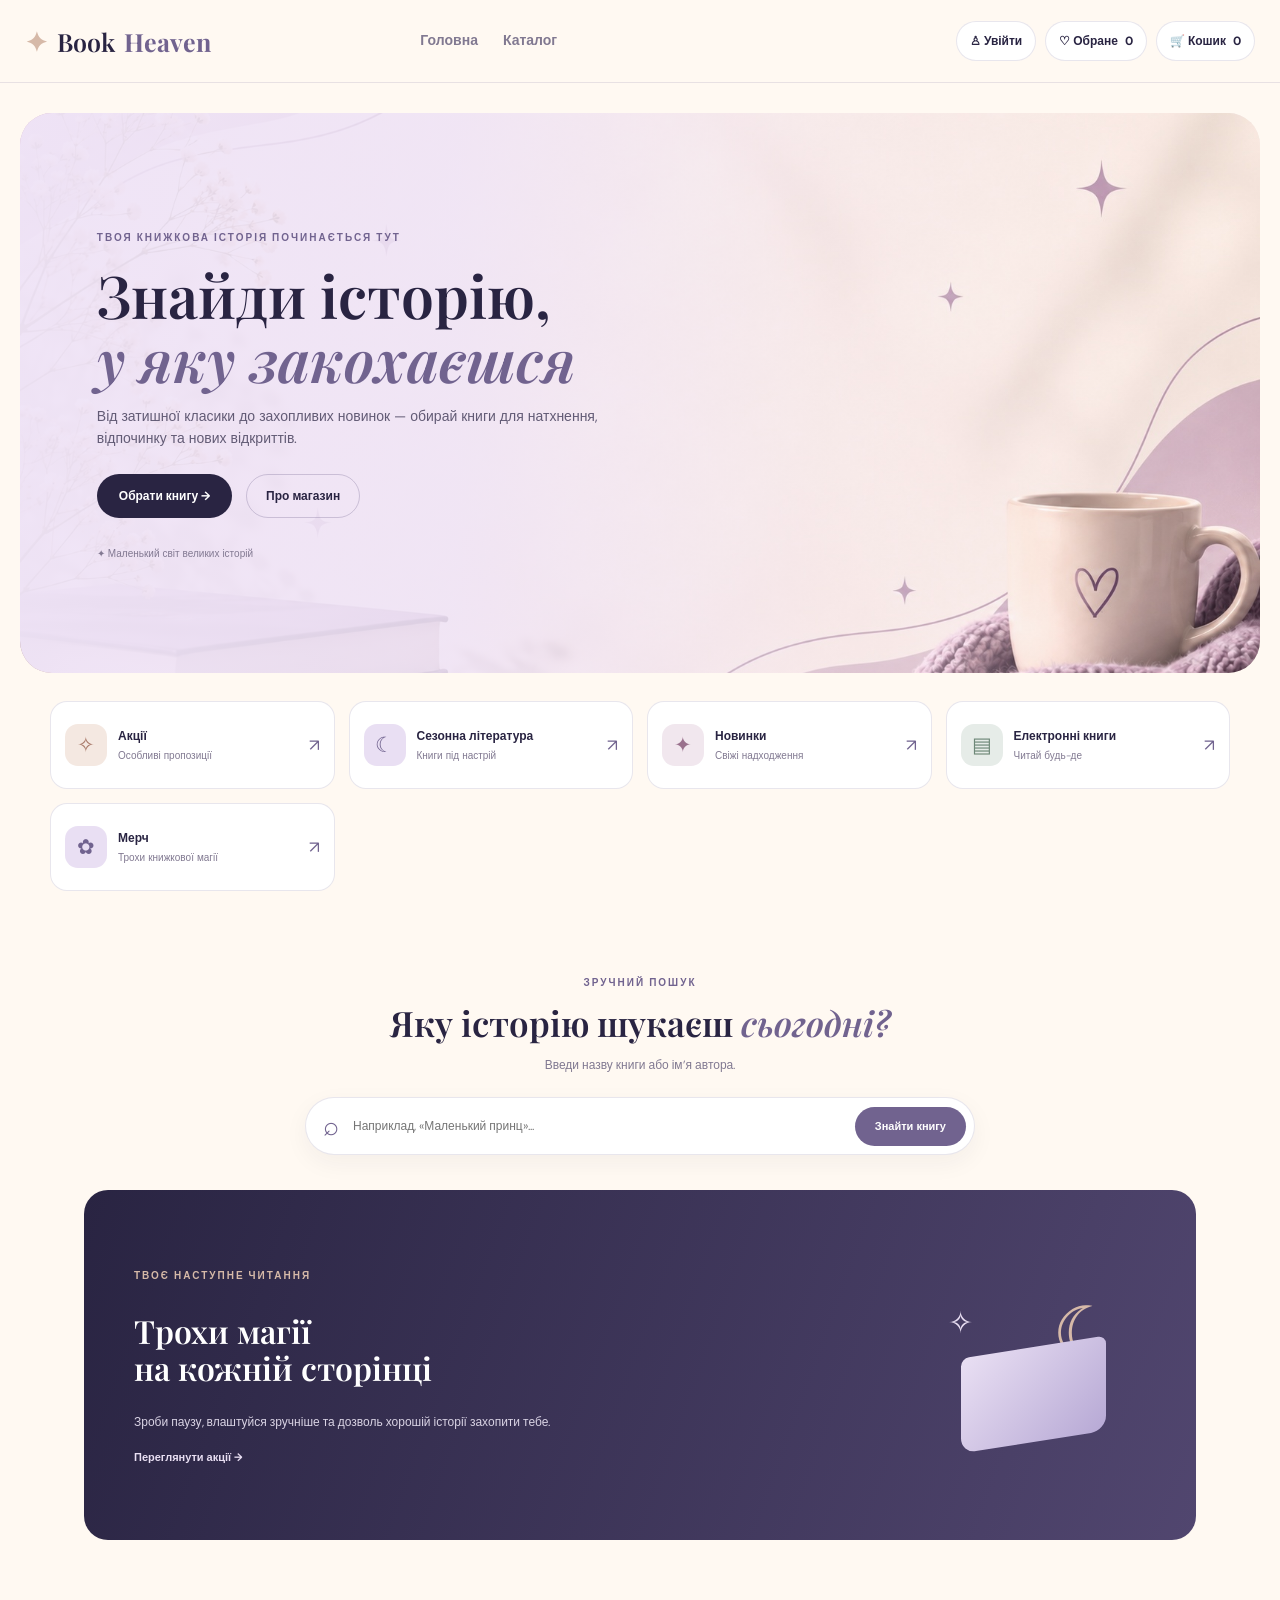
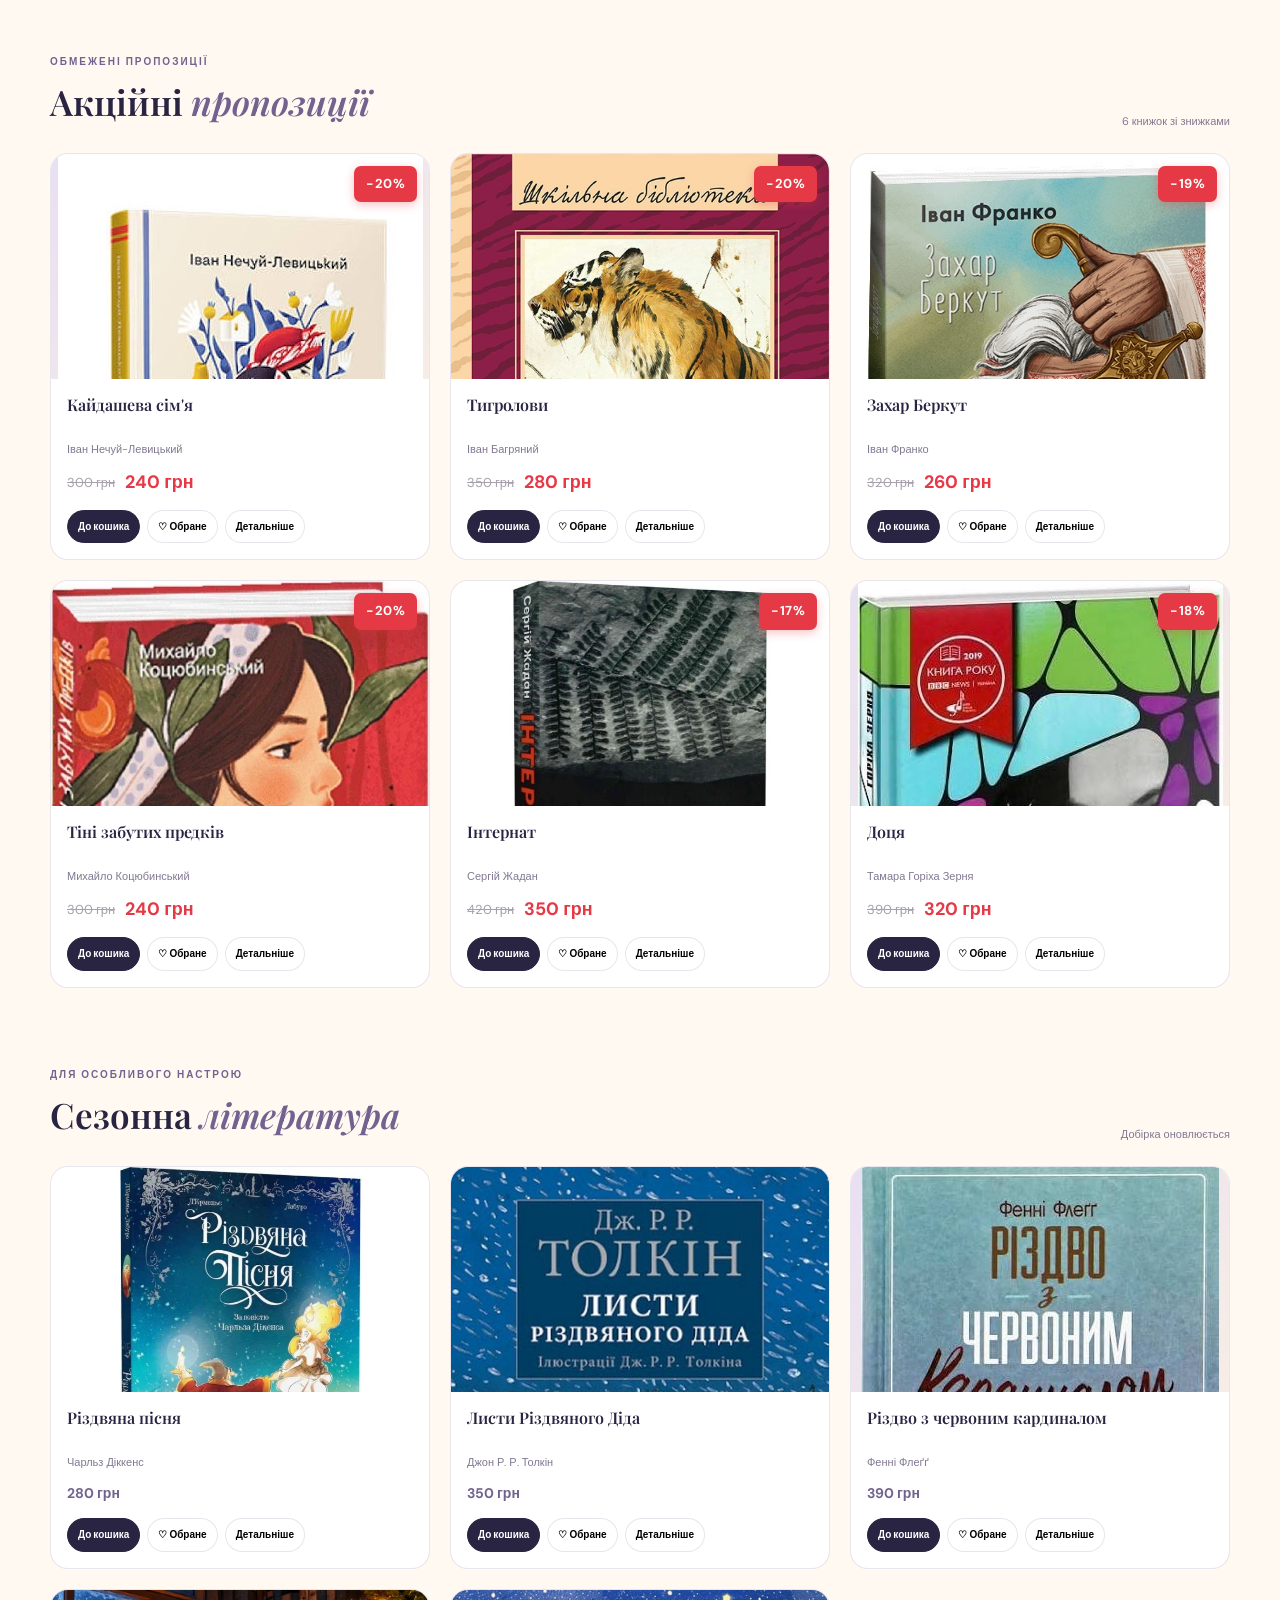
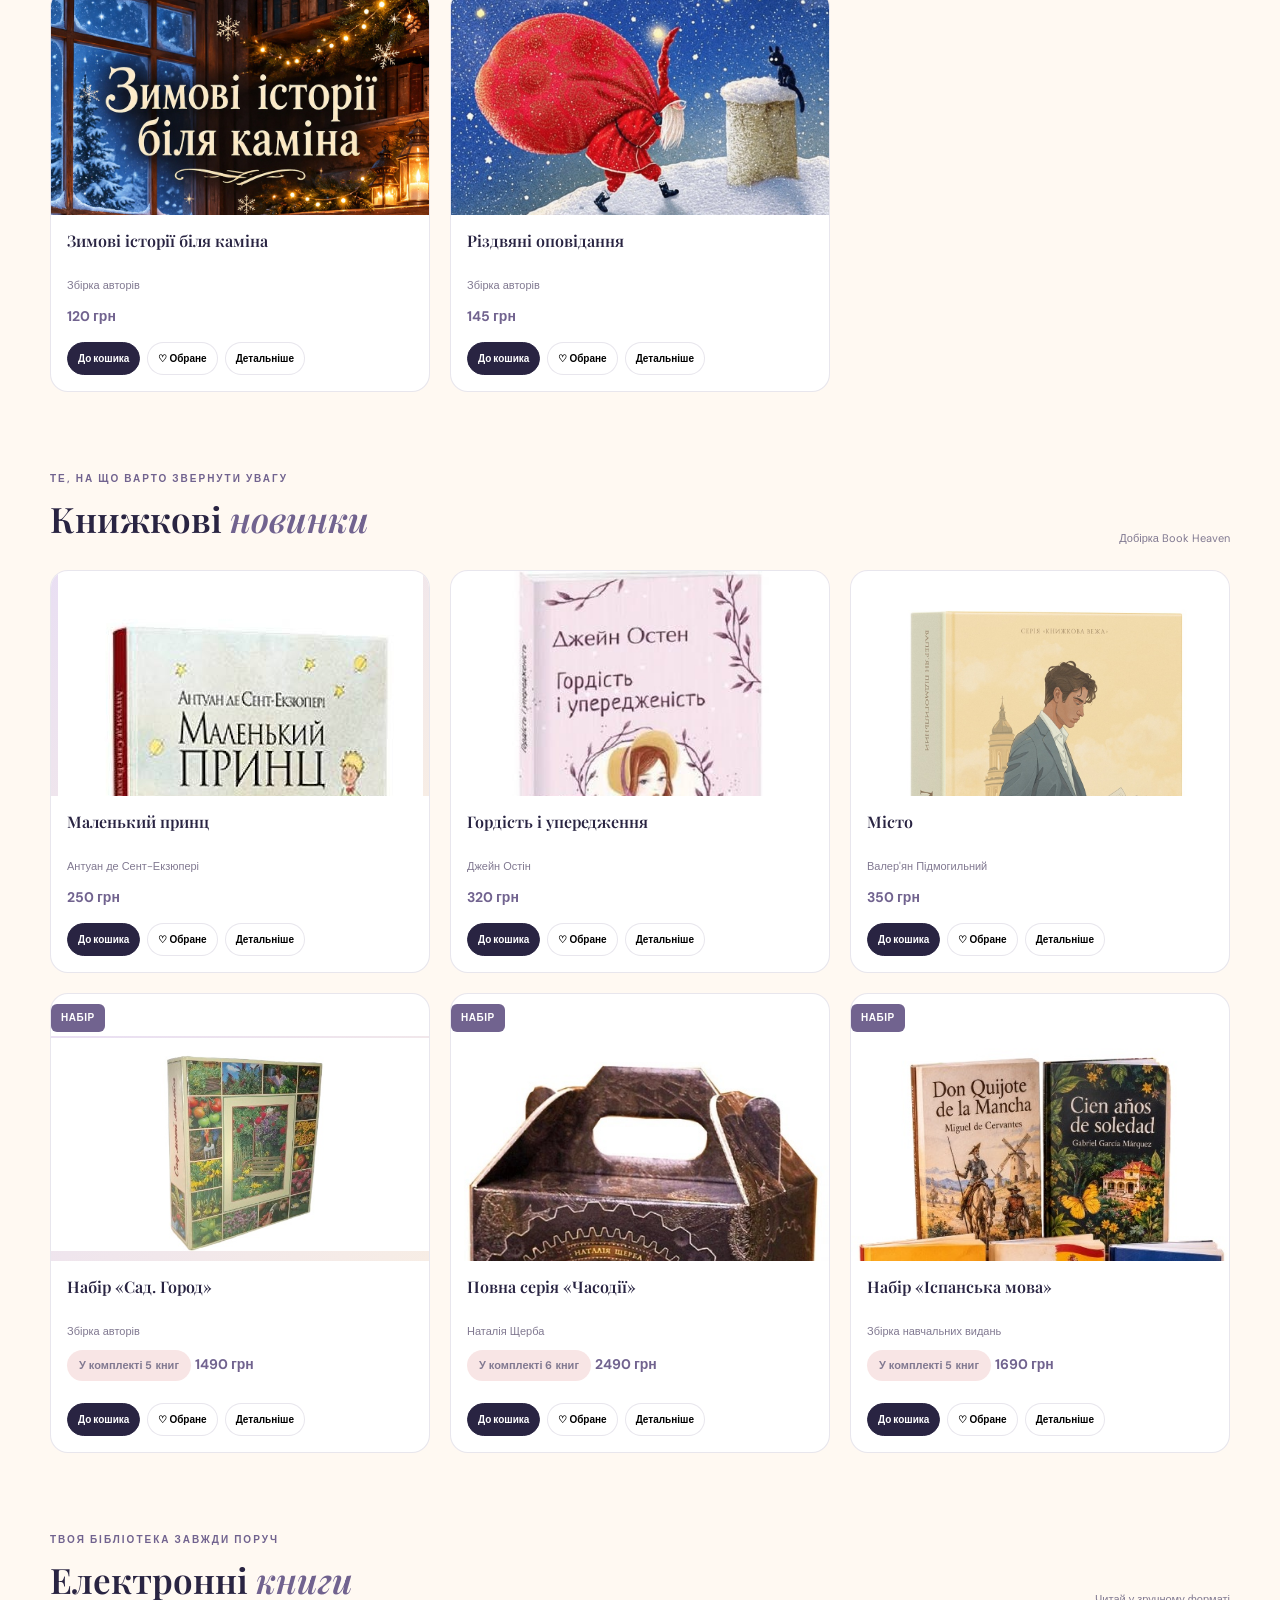
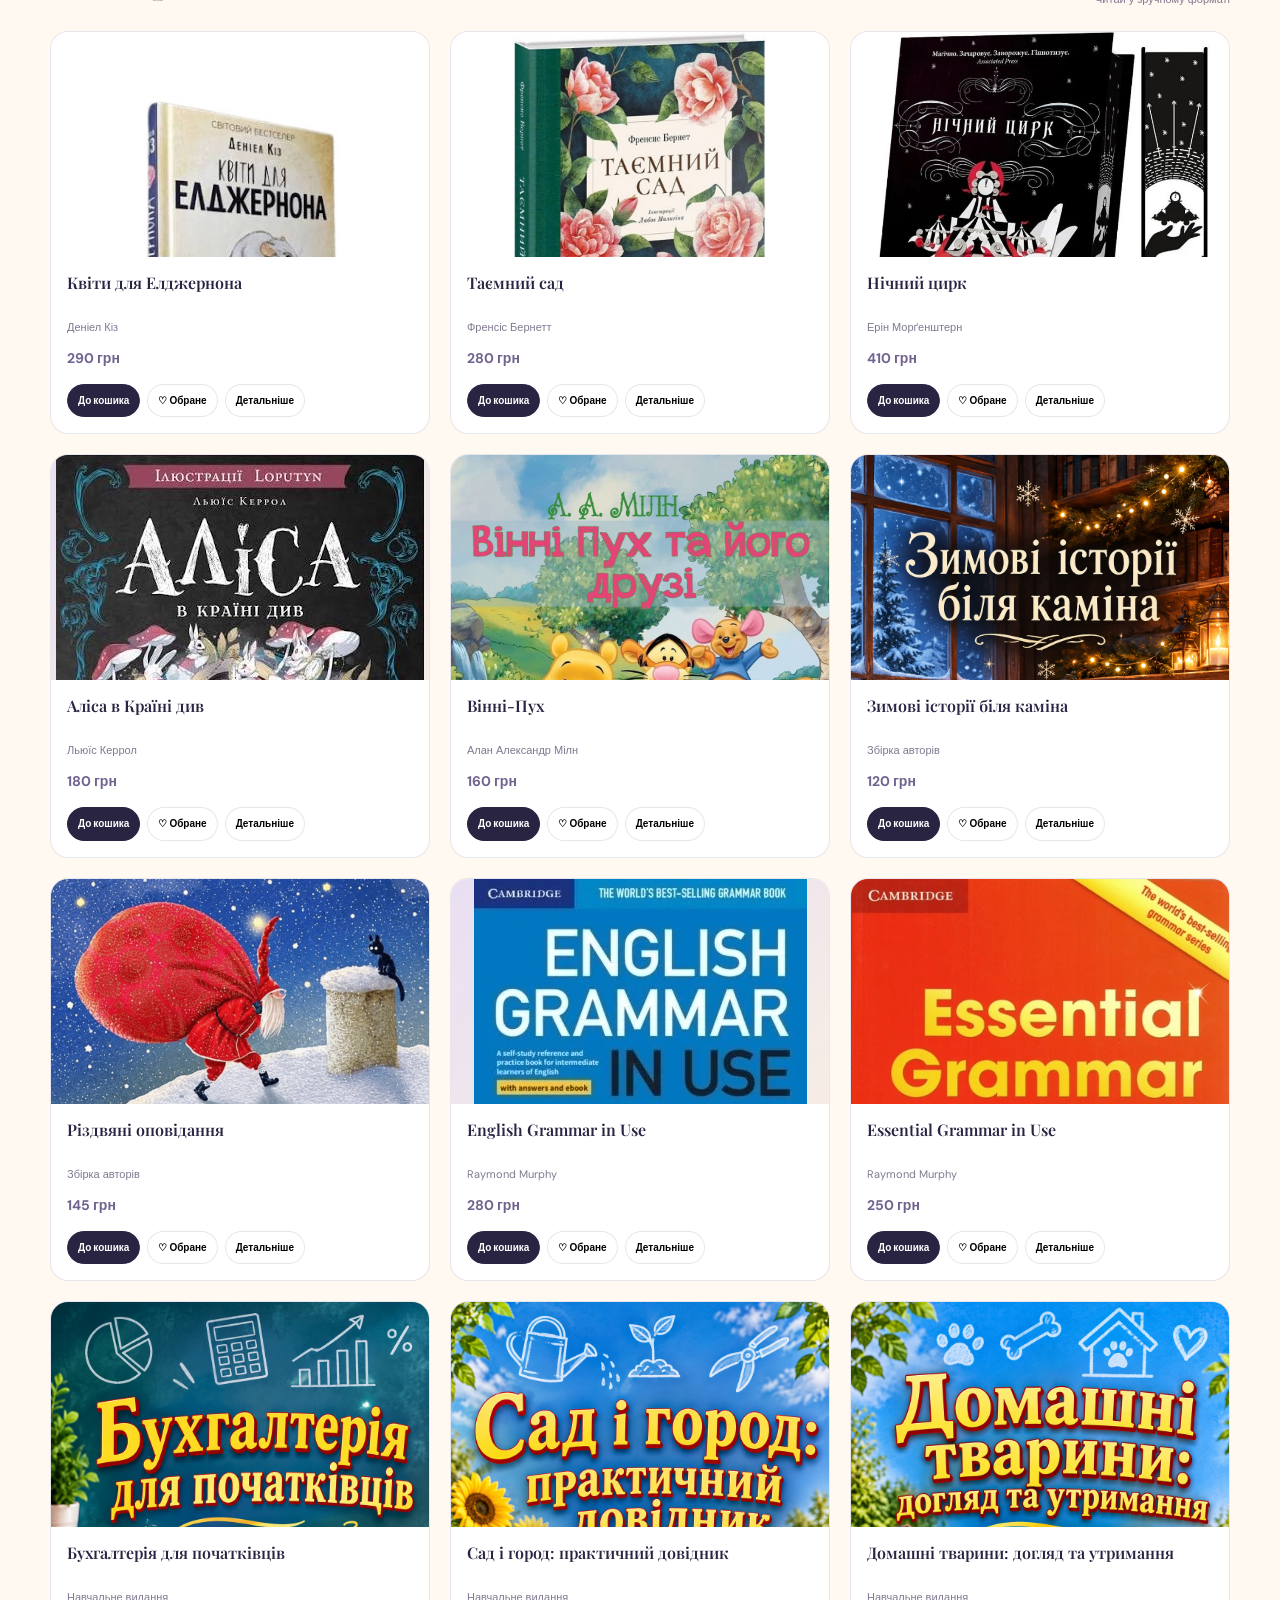
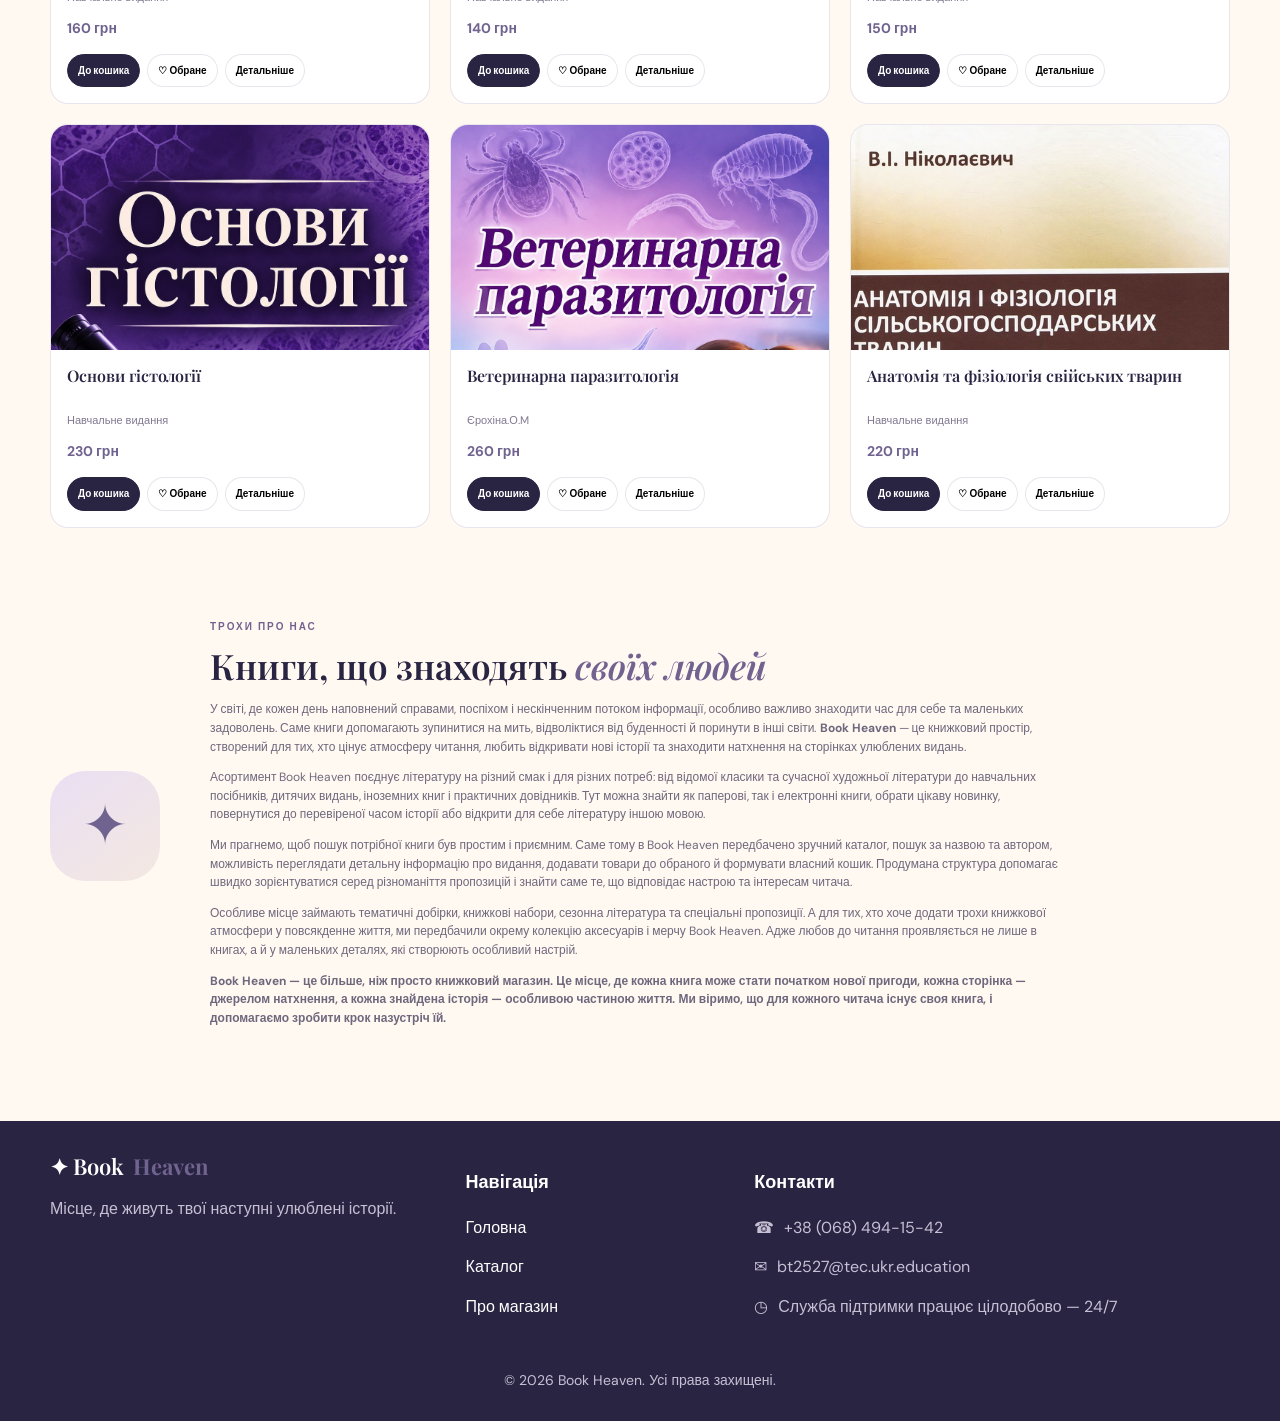
<file: index.html>
<!DOCTYPE html>
<html lang="uk">
<head>
    <meta charset="UTF-8">
    <meta name="viewport" content="width=device-width, initial-scale=1.0">
    <title>Book Heaven — книжковий магазин</title>
    <link rel="stylesheet" href="css/style.css">
</head>
<body id="top">

<header class="site-header">
    <div class="header-inner">

        <a href="index.html" class="logo">
            <span class="logo-mark">✦</span>
            Book <b>Heaven</b>
        </a>

        <nav class="main-nav">
            <a href="index.html" class="nav-link">Головна</a>
            <a href="catalog.html" class="nav-link">Каталог</a>
        </nav>

        <div class="header-actions">

            <button
                class="header-action"
                id="user-button"
                onclick="openLogin()">
                ♙ Увійти
            </button>

            <a href="favorites.html" class="header-action">
                ♡ Обране
                <span id="favorites-count">0</span>
            </a>

            <button
                class="header-action"
                onclick="window.location.href='cart.html'">
                🛒 Кошик
                <span id="cart-count">0</span>
            </button>

        </div>

    </div>
</header>

<main>

<!-- ГОЛОВНИЙ ФОТОБАНЕР -->
<section class="hero hero-photo">

    <div class="hero-copy">
        <span class="eyebrow">ТВОЯ КНИЖКОВА ІСТОРІЯ ПОЧИНАЄТЬСЯ ТУТ</span>

        <h1>Знайди історію,<br><span>у яку закохаєшся</span></h1>

        <p>Від затишної класики до захопливих новинок — обирай книги для натхнення, відпочинку та нових відкриттів.</p>

        <div class="hero-buttons">
            <a href="#new" class="primary-button">Обрати книгу →</a>
            <a href="#about" class="secondary-button">Про магазин</a>
        </div>

        <div class="hero-note">✦ Маленький світ великих історій</div>
    </div>

    <div class="hero-photo-area">
        <img src="images/banner.jpg" alt="Книжковий світ Book Heaven">
    </div>

</section>

<section class="quick-categories">
    <a class="category-card category-sale" href="#promotions">
        <span class="category-symbol">✧</span>
        <span class="category-copy"><b>Акції</b><small>Особливі пропозиції</small></span>
        <span class="category-arrow">↗</span>
    </a>

    <a class="category-card category-season" href="#seasonal">
        <span class="category-symbol">☾</span>
        <span class="category-copy"><b>Сезонна література</b><small>Книги під настрій</small></span>
        <span class="category-arrow">↗</span>
    </a>

    <a class="category-card category-new" href="#new">
        <span class="category-symbol">✦</span>
        <span class="category-copy"><b>Новинки</b><small>Свіжі надходження</small></span>
        <span class="category-arrow">↗</span>
    </a>

    <a class="category-card category-ebook" href="#ebooks">
        <span class="category-symbol">▤</span>
        <span class="category-copy"><b>Електронні книги</b><small>Читай будь-де</small></span>
        <span class="category-arrow">↗</span>
    </a>

    <a class="category-card category-merch" href="catalog.html?type=merch">
        <span class="category-symbol">✿</span>
        <span class="category-copy">
            <b>Мерч</b>
            <small>Трохи книжкової магії</small>
        </span>
        <span class="category-arrow">↗</span>
    </a>
</section>

<section class="search-section" id="catalog">
    <div class="section-heading">
        <span class="eyebrow">ЗРУЧНИЙ ПОШУК</span>
        <h2>Яку історію шукаєш <span>сьогодні?</span></h2>
        <p>Введи назву книги або ім’я автора.</p>
    </div>

    <div class="search-box">
        <span class="search-icon">⌕</span>
        <input id="search" type="search" placeholder="Наприклад, «Маленький принц»...">
        <button onclick="searchBooks()">Знайти книгу</button>
    </div>

    <div class="search-results book-grid" id="search-results"></div>
</section>

<section class="feature-section" id="promotions">
    <div class="feature-banner">
        <div class="feature-copy">
            <span class="eyebrow">ТВОЄ НАСТУПНЕ ЧИТАННЯ</span>
            <h2>Трохи магії<br>на кожній сторінці</h2>
            <p>Зроби паузу, влаштуйся зручніше та дозволь хорошій історії захопити тебе.</p>
            <a href="#sale-books-section" class="feature-link">Переглянути акції →</a>
        </div>
        <div class="feature-art">
            <div class="feature-moon">☾</div>
            <div class="feature-spark">✧</div>
            <div class="feature-book-shape"></div>
        </div>
    </div>
</section>

<!-- АКЦІЙНІ КНИГИ -->
<section class="books-section" id="sale-books-section">
    <div class="section-title-row">
        <div>
            <span class="eyebrow">ОБМЕЖЕНІ ПРОПОЗИЦІЇ</span>
            <h2>Акційні <span>пропозиції</span></h2>
        </div>
        <span class="section-note">6 книжок зі знижками</span>
    </div>

    <div class="book-grid" id="sale-books"></div>
</section>

<section class="books-section" id="seasonal">
    <div class="section-title-row">
        <div>
            <span class="eyebrow">ДЛЯ ОСОБЛИВОГО НАСТРОЮ</span>
            <h2>Сезонна <span>література</span></h2>
        </div>
        <span class="section-note">Добірка оновлюється</span>
    </div>

    <div class="seasonal-panel">
        <div class="seasonal-icon">☾</div>
        <div>
            <h3>Затишні історії для твого сезону</h3>
            <p>Тут з’являтимуться тематичні книжкові добірки. А поки відкрий наші новинки та знайди наступну улюблену книгу.</p>
        </div>
        <a href="#new" class="text-link">До новинок ↗</a>
    </div>
</section>

<section class="books-section" id="new">
    <div class="section-title-row">
        <div>
            <span class="eyebrow">ТЕ, НА ЩО ВАРТО ЗВЕРНУТИ УВАГУ</span>
            <h2>Книжкові <span>новинки</span></h2>
        </div>
        <span class="section-note">Добірка Book Heaven</span>
    </div>
    <div class="book-grid" id="new-books"></div>
</section>

<section class="books-section ebooks-section" id="ebooks">
    <div class="section-title-row">
        <div>
            <span class="eyebrow">ТВОЯ БІБЛІОТЕКА ЗАВЖДИ ПОРУЧ</span>
            <h2>Електронні <span>книги</span></h2>
        </div>
        <span class="section-note">Читай у зручному форматі</span>
    </div>
    <div class="book-grid" id="ebook-books"></div>
</section>

<!-- ПРО МАГАЗИН -->
<section class="about-section" id="about">
    <div class="about-mark">✦</div>

    <div class="about-content">
        <span class="eyebrow">ТРОХИ ПРО НАС</span>

        <h2>Книги, що знаходять <span>своїх людей</span></h2>

        <p>
            У світі, де кожен день наповнений справами, поспіхом і нескінченним потоком інформації, особливо важливо знаходити час для себе та маленьких задоволень. Саме книги допомагають зупинитися на мить, відволіктися від буденності й поринути в інші світи. <b>Book Heaven</b> — це книжковий простір, створений для тих, хто цінує атмосферу читання, любить відкривати нові історії та знаходити натхнення на сторінках улюблених видань.
        </p>

        <p>
            Асортимент Book Heaven поєднує літературу на різний смак і для різних потреб: від відомої класики та сучасної художньої літератури до навчальних посібників, дитячих видань, іноземних книг і практичних довідників. Тут можна знайти як паперові, так і електронні книги, обрати цікаву новинку, повернутися до перевіреної часом історії або відкрити для себе літературу іншою мовою.
        </p>

        <p>
            Ми прагнемо, щоб пошук потрібної книги був простим і приємним. Саме тому в Book Heaven передбачено зручний каталог, пошук за назвою та автором, можливість переглядати детальну інформацію про видання, додавати товари до обраного й формувати власний кошик. Продумана структура допомагає швидко зорієнтуватися серед різноманіття пропозицій і знайти саме те, що відповідає настрою та інтересам читача.
        </p>

        <p>
            Особливе місце займають тематичні добірки, книжкові набори, сезонна література та спеціальні пропозиції. А для тих, хто хоче додати трохи книжкової атмосфери у повсякденне життя, ми передбачили окрему колекцію аксесуарів і мерчу Book Heaven. Адже любов до читання проявляється не лише в книгах, а й у маленьких деталях, які створюють особливий настрій.
        </p>

        <p>
            <b>Book Heaven — це більше, ніж просто книжковий магазин. Це місце, де кожна книга може стати початком нової пригоди, кожна сторінка — джерелом натхнення, а кожна знайдена історія — особливою частиною життя. Ми віримо, що для кожного читача існує своя книга, і допомагаємо зробити крок назустріч їй.</b>
        </p>
    </div>
</section>

</main>

<div id="site-footer"></div>

<div class="modal" id="cart-modal">
    <div class="modal-content">
        <button class="close-button" onclick="closeModal('cart-modal')">×</button>
        <span class="eyebrow">ТВОЇ ПОКУПКИ</span>
        <h2>Кошик</h2>
        <div id="cart-items"></div>
        <div class="cart-summary">
            <span>Разом</span>
            <strong id="cart-total">0 грн</strong>
        </div>
        <button class="primary-button full-button" onclick="checkout()">Оформити замовлення</button>
        <p class="demo-note">Навчальний макет: оплата не проводиться.</p>
    </div>
</div>

<div class="modal" id="book-modal">
    <div class="modal-content book-modal-content">
        <button class="close-button" onclick="closeModal('book-modal')">×</button>
        <div id="book-details"></div>
    </div>
</div>

<div class="modal" id="login-modal">
    <div class="modal-content auth-content">
        <button class="close-button" onclick="closeModal('login-modal')">×</button>
        <span class="eyebrow">РАДІ ТЕБЕ БАЧИТИ</span>
        <h2 id="auth-title">Вхід</h2>

        <form id="login-form" onsubmit="loginUser(event)">
            <label for="login-email">Електронна пошта</label>
            <input id="login-email" type="email" required>

            <label for="login-password">Пароль</label>
            <input id="login-password" type="password" required>

            <button class="primary-button full-button" type="submit">Увійти</button>
            <p class="form-switch">Ще не маєш акаунта?
                <button type="button" onclick="showRegister()">Зареєструватися</button>
            </p>
        </form>

        <form id="register-form" onsubmit="registerUser(event)" hidden>
            <label for="register-name">Твоє ім’я</label>
            <input id="register-name" type="text" required>

            <label for="register-email">Електронна пошта</label>
            <input id="register-email" type="email" required>

            <label for="register-password">Пароль</label>
            <input id="register-password" type="password" minlength="4" required>

            <button class="primary-button full-button" type="submit">Створити акаунт</button>
            <p class="form-switch">Вже маєш акаунт?
                <button type="button" onclick="showLogin()">Увійти</button>
            </p>
        </form>

        <p class="demo-note">Демо-акаунт зберігається лише у цьому браузері. Не використовуй справжній пароль.</p>
    </div>
</div>

<script src="js/script.js"></script>
<script src="js/product.js"></script>
<script src="js/footer.js"></script>
</body>
</html>
</file>
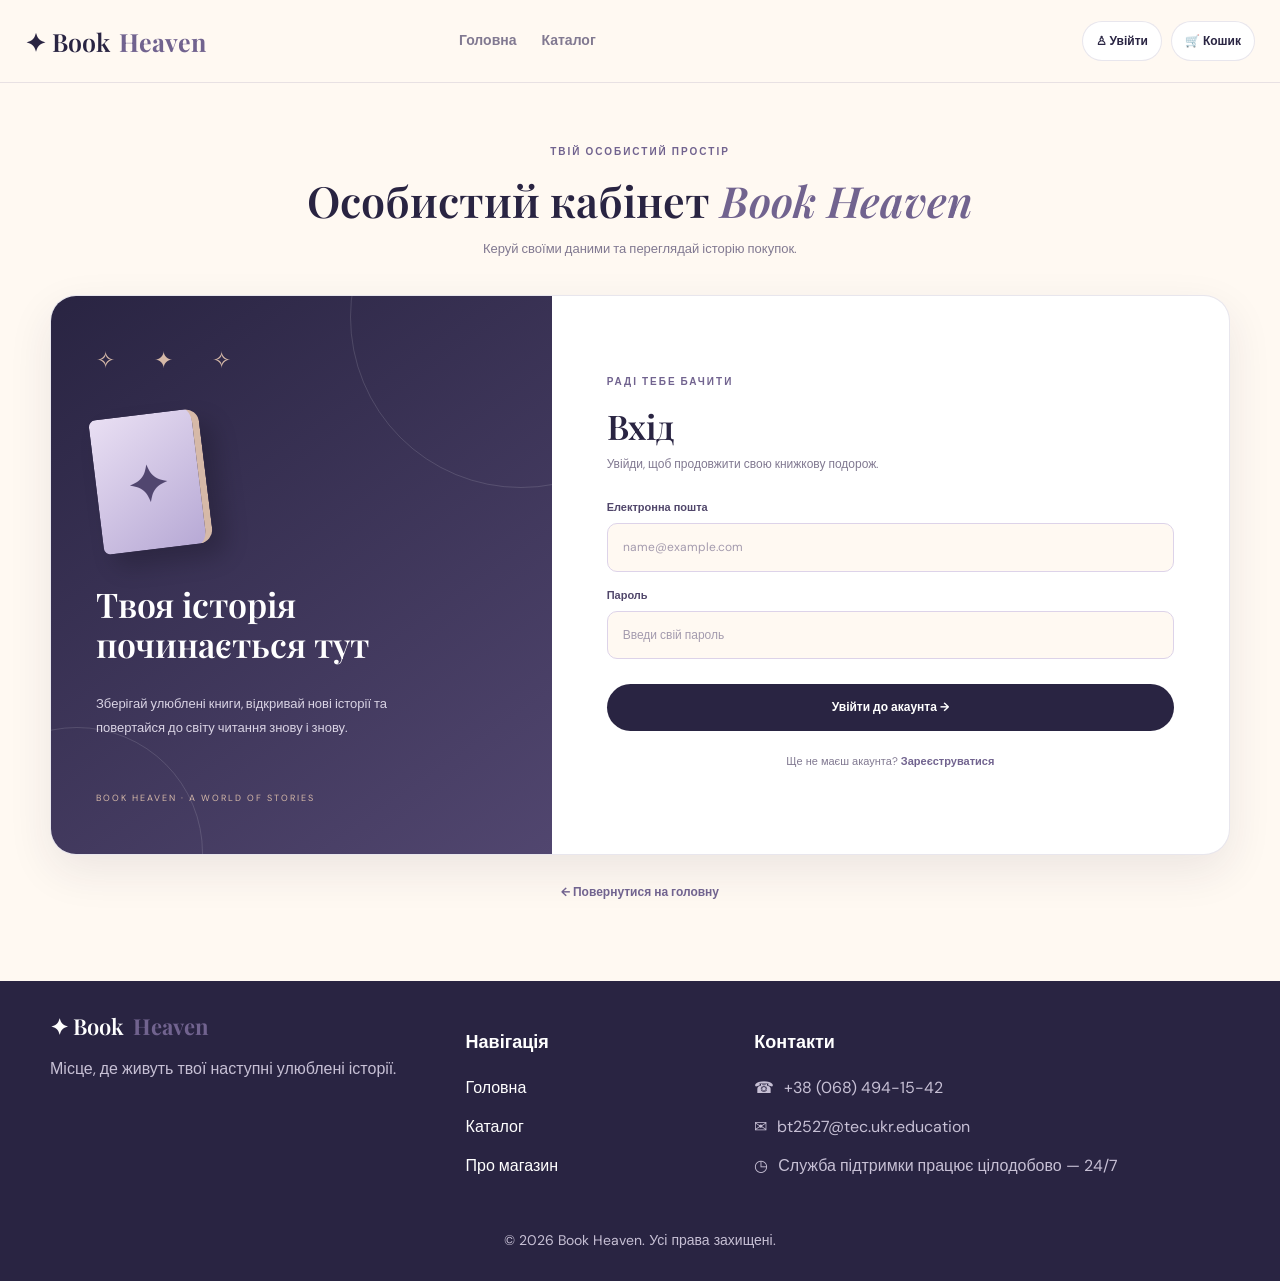
<file: account.html>
<!DOCTYPE html>
<html lang="uk">
<head>
    <meta charset="UTF-8">
    <meta name="viewport" content="width=device-width, initial-scale=1.0">
    <title>Мій акаунт — Book Heaven</title>
    <link rel="stylesheet" href="css/style.css">
</head>
<body>

<header class="site-header">
    <div class="header-inner">
        <a href="index.html" class="logo">✦ Book <b>Heaven</b></a>

        <nav class="main-nav">
            <a href="index.html">Головна</a>
            <a href="catalog.html">Каталог</a>
        </nav>

        <div class="header-actions">
            <button class="header-action" id="user-button">♙ Увійти</button>
            <button class="header-action" onclick="window.location.href='cart.html'">
                🛒 Кошик
            </button>
        </div>
    </div>
</header>

<main class="account-page">

    <!-- ЗАГОЛОВОК -->
    <div class="account-heading">
        <span class="eyebrow">ТВІЙ ОСОБИСТИЙ ПРОСТІР</span>
        <h1>Особистий кабінет <span>Book Heaven</span></h1>
        <p>Керуй своїми даними та переглядай історію покупок.</p>
    </div>

    <section class="account-card" id="account-card">

        <!-- ДЕКОРАТИВНА ЧАСТИНА -->
        <div class="account-decoration">
            <div class="account-decoration-stars">✧　✦　✧</div>
            <div class="account-decoration-book">✦</div>

            <h2>Твоя історія<br>починається тут</h2>

            <p>
                Зберігай улюблені книги, відкривай нові історії
                та повертайся до світу читання знову і знову.
            </p>

            <div class="account-decoration-bottom">
                BOOK HEAVEN · A WORLD OF STORIES
            </div>
        </div>

        <!-- ПРАВА ЧАСТИНА -->
        <div class="account-form-side">

            <!-- ВХІД І РЕЄСТРАЦІЯ -->
            <div id="auth-section">

                <span class="eyebrow" id="account-eyebrow">
                    РАДІ ТЕБЕ БАЧИТИ
                </span>

                <h2 id="account-title">Вхід</h2>

                <p class="account-subtitle" id="account-subtitle">
                    Увійди, щоб продовжити свою книжкову подорож.
                </p>

                <!-- ФОРМА ВХОДУ -->
                <form id="account-login-form">

                    <label for="account-login-email">
                        Електронна пошта
                    </label>

                    <input
                        type="email"
                        id="account-login-email"
                        placeholder="name@example.com"
                        required
                    >

                    <label for="account-login-password">
                        Пароль
                    </label>

                    <input
                        type="password"
                        id="account-login-password"
                        placeholder="Введи свій пароль"
                        required
                    >

                    <button class="primary-button full-button" type="submit">
                        Увійти до акаунта →
                    </button>

                    <p class="account-switch">
                        Ще не маєш акаунта?
                        <button type="button" id="show-register">
                            Зареєструватися
                        </button>
                    </p>

                </form>

                <!-- ФОРМА РЕЄСТРАЦІЇ -->
                <form id="account-register-form" hidden>

                    <label for="account-register-name">
                        Твоє ім'я
                    </label>

                    <input
                        type="text"
                        id="account-register-name"
                        placeholder="Як до тебе звертатися?"
                        required
                    >

                    <label for="account-register-email">
                        Електронна пошта
                    </label>

                    <input
                        type="email"
                        id="account-register-email"
                        placeholder="name@example.com"
                        required
                    >

                    <label for="account-register-password">
                        Пароль
                    </label>

                    <input
                        type="password"
                        id="account-register-password"
                        placeholder="Мінімум 4 символи"
                        minlength="4"
                        required
                    >

                    <label for="account-register-confirm">
                        Повтори пароль
                    </label>

                    <input
                        type="password"
                        id="account-register-confirm"
                        placeholder="Введи пароль ще раз"
                        minlength="4"
                        required
                    >

                    <button class="primary-button full-button" type="submit">
                        Створити акаунт →
                    </button>

                    <p class="account-switch">
                        Вже маєш акаунт?
                        <button type="button" id="show-login">
                            Увійти
                        </button>
                    </p>

                </form>

            </div>

            <!-- ОСОБИСТИЙ КАБІНЕТ -->
            <div class="account-welcome" id="account-welcome" hidden>

                <div class="account-welcome-icon">✦</div>

                <span class="eyebrow">ТИ ВЖЕ З НАМИ</span>

                <h2>
                    Вітаємо, <span id="welcome-name"></span>!
                </h2>

                <p>
                    Рада бачити тебе в особистому кабінеті Book Heaven.
                    Тут ти можеш керувати своїми даними та замовленнями.
                </p>

                <!-- НАВІГАЦІЯ КАБІНЕТУ -->
                <div class="account-tabs">

                    <button
                        type="button"
                        class="account-tab active"
                        data-account-tab="profile"
                    >
                        ♙ Мій профіль
                    </button>

                    <button
                        type="button"
                        class="account-tab"
                        data-account-tab="orders"
                    >
                        ♡ Мої замовлення
                    </button>

                </div>

                <!-- ОСОБИСТІ ДАНІ -->
                <section
                    class="account-panel active"
                    id="account-profile-panel"
                    data-account-panel="profile"
                >

                    <div class="account-panel-heading">
                        <h3>Особисті дані</h3>
                        <p>Тут можна переглянути та змінити інформацію про себе.</p>
                    </div>

                    <form id="account-profile-form">

                        <div class="account-profile-grid">

                            <div class="account-field">
                                <label for="profile-first-name">Ім'я</label>
                                <input
                                    type="text"
                                    id="profile-first-name"
                                    placeholder="Твоє ім'я"
                                    required
                                >
                            </div>

                            <div class="account-field">
                                <label for="profile-last-name">Прізвище</label>
                                <input
                                    type="text"
                                    id="profile-last-name"
                                    placeholder="Твоє прізвище"
                                >
                            </div>

                            <div class="account-field">
                                <label for="profile-email">Електронна пошта</label>
                                <input
                                    type="email"
                                    id="profile-email"
                                    readonly
                                >
                            </div>

                            <div class="account-field">
                                <label for="profile-phone">Номер телефону</label>
                                <input
                                    type="tel"
                                    id="profile-phone"
                                    placeholder="+380..."
                                >
                            </div>

                            <div class="account-field account-field-full">
                                <label for="profile-city">Місто</label>
                                <input
                                    type="text"
                                    id="profile-city"
                                    placeholder="Введи своє місто"
                                >
                            </div>

                            <div class="account-field account-field-full">
                                <label for="profile-address">Адреса доставки</label>
                                <input
                                    type="text"
                                    id="profile-address"
                                    placeholder="Вулиця, будинок, квартира"
                                >
                            </div>

                        </div>

                        <button
                            type="submit"
                            class="primary-button full-button"
                        >
                            Зберегти зміни →
                        </button>

                        <p id="profile-save-message" class="account-save-message"></p>

                    </form>

                </section>

                <!-- МОЇ ЗАМОВЛЕННЯ -->
                <section
                    class="account-panel"
                    id="account-orders-panel"
                    data-account-panel="orders"
                    hidden
                >

                    <div class="account-panel-heading">
                        <h3>Мої замовлення</h3>
                        <p>Тут зберігається історія твоїх покупок у Book Heaven.</p>
                    </div>

                    <div id="account-orders-list">

                        <div class="account-orders-empty">
                            <div class="account-empty-icon">♡</div>

                            <h4>Поки що замовлень немає</h4>

                            <p>
                                Саме час знайти свою наступну улюблену книгу!
                            </p>

                            <a href="catalog.html" class="primary-button">
                                Перейти до каталогу →
                            </a>
                        </div>

                    </div>

                </section>

                <!-- ДОДАТКОВІ КНОПКИ -->
                <div class="account-dashboard-bottom">

                    <a href="catalog.html" class="account-catalog-link">
                        Перейти до каталогу →
                    </a>

                    <button
                        type="button"
                        class="account-logout"
                        id="account-logout"
                    >
                        Вийти з акаунта
                    </button>

                </div>

            </div>

        </div>
    </section>

    <a href="index.html" class="account-back">
        ← Повернутися на головну
    </a>

</main>

<div id="site-footer"></div>

<script src="js/account.js?v=2"></script>
<script src="js/footer.js"></script>

</body>
</html>
</file>
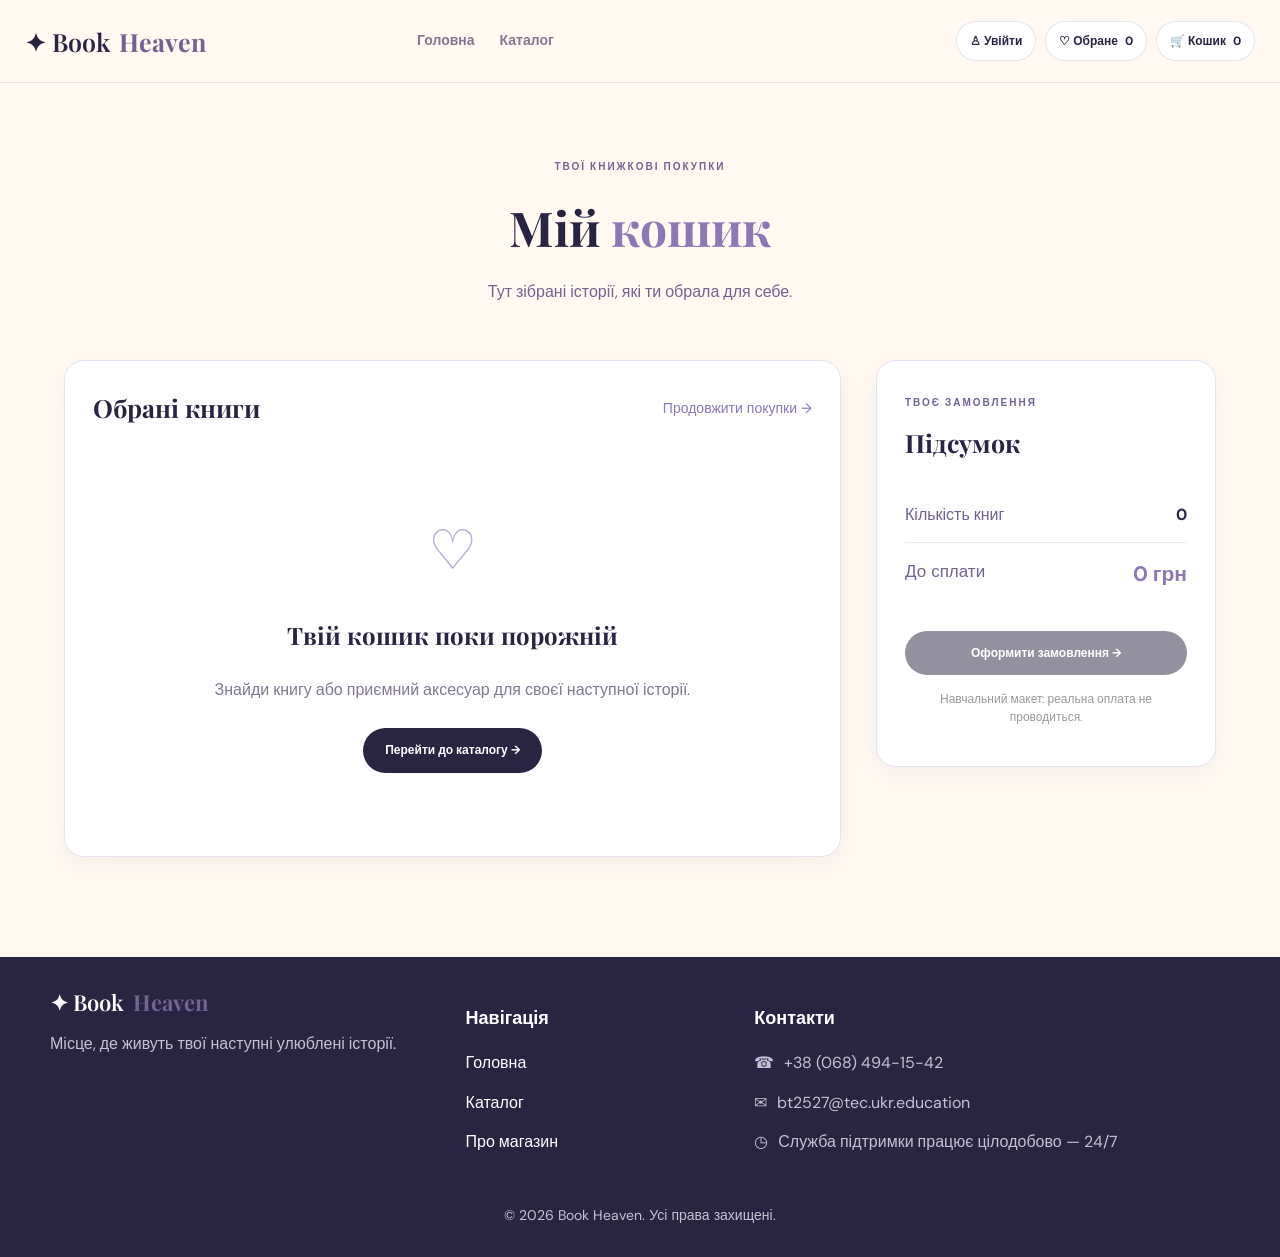
<file: cart.html>
<!DOCTYPE html>
<html lang="uk">
<head>
    <meta charset="UTF-8">
    <meta name="viewport" content="width=device-width, initial-scale=1.0">
    <title>Кошик — Book Heaven</title>
    <link rel="stylesheet" href="css/style.css">
</head>
<body>

<header class="site-header">
    <div class="header-inner">
        <a href="index.html" class="logo">✦ Book <b>Heaven</b></a>

        <nav class="main-nav">
            <a href="index.html">Головна</a>
            <a href="catalog.html">Каталог</a>
        </nav>

        <div class="header-actions">

            <!-- УВІЙТИ -->
            <button class="header-action" id="user-button"
                    onclick="openLogin()">
                ♙ Увійти
            </button>

            <!-- ОБРАНЕ -->
            <a href="favorites.html" class="header-action">
                ♡ Обране <span id="favorites-count">0</span>
            </a>

            <!-- КОШИК -->
            <a href="cart.html" class="header-action cart-page-link">
                🛒 Кошик <span id="cart-count">0</span>
            </a>

        </div>
    </div>
</header>

<main class="cart-page">

    <div class="cart-page-heading">
        <span class="eyebrow">ТВОЇ КНИЖКОВІ ПОКУПКИ</span>
        <h1>Мій <span>кошик</span></h1>
        <p>Тут зібрані історії, які ти обрала для себе.</p>
    </div>

    <div class="cart-layout">

        <section class="cart-products">
            <div class="cart-section-heading">
                <h2>Обрані книги</h2>
                <a href="catalog.html">Продовжити покупки →</a>
            </div>

            <div id="cart-page-items"></div>
        </section>

        <aside class="cart-checkout">
            <span class="eyebrow">ТВОЄ ЗАМОВЛЕННЯ</span>
            <h2>Підсумок</h2>

            <div class="cart-total-row">
                <span>Кількість книг</span>
                <strong id="cart-page-count">0</strong>
            </div>

            <div class="cart-total-row cart-total-final">
                <span>До сплати</span>
                <strong id="cart-page-total">0 грн</strong>
            </div>

            <button class="primary-button full-button"
                    id="checkout-button"
                    onclick="openCheckout()">
                Оформити замовлення →
            </button>

            <p class="demo-note">
                Навчальний макет: реальна оплата не проводиться.
            </p>
        </aside>

    </div>

    <!-- МОДАЛЬНЕ ВІКНО ОФОРМЛЕННЯ -->
    <section class="checkout-modal modal" id="checkout-modal">
        <div class="modal-content checkout-content">

            <button class="close-button"
                    onclick="closeCheckout()">×</button>

            <span class="eyebrow">ЩЕ ТРОХИ — І ГОТОВО</span>
            <h2>Оформлення <span>замовлення</span></h2>

            <p class="checkout-description">
                Заповни контактні дані, щоб оформити демонстраційне замовлення.
            </p>

            <form id="checkout-form" onsubmit="submitOrder(event)">

                <div class="checkout-form-grid">

                    <div class="checkout-field">
                        <label for="first-name">Ім’я *</label>
                        <input type="text" id="first-name" required>
                    </div>

                    <div class="checkout-field">
                        <label for="last-name">Прізвище *</label>
                        <input type="text" id="last-name" required>
                    </div>

                    <div class="checkout-field">
                        <label for="phone">Номер телефону *</label>
                        <input type="tel" id="phone"
                               placeholder="+380..." required>
                    </div>

                    <div class="checkout-field">
                        <label for="email">Електронна пошта *</label>
                        <input type="email" id="email" required>
                    </div>

                    <div class="checkout-field">
                        <label for="city">Місто *</label>
                        <input type="text" id="city" required>
                    </div>

                    <div class="checkout-field">
                        <label for="postal-code">Поштовий індекс *</label>
                        <input type="text" id="postal-code" required>
                    </div>

                    <div class="checkout-field checkout-field-full">
                        <label for="street">
                            Вулиця, будинок, квартира *
                        </label>
                        <input type="text" id="street" required>
                    </div>

                    <div class="checkout-field checkout-field-full">
                        <label for="comment">
                            Коментар до замовлення
                        </label>
                        <textarea id="comment" rows="3"
                                  placeholder="Додаткова інформація (необов’язково)"></textarea>
                    </div>

                </div>

                <button type="submit"
                        class="primary-button full-button">
                    Підтвердити замовлення
                </button>

            </form>
        </div>
    </section>

    <!-- ПОВІДОМЛЕННЯ ПРО УСПІШНЕ ЗАМОВЛЕННЯ -->
    <section class="order-success" id="order-success" hidden>

        <div class="success-symbol">✦</div>

        <span class="eyebrow">BOOK HEAVEN</span>

        <h2>Дякуємо за <span>замовлення!</span></h2>

        <p>
            Твоє демонстраційне замовлення успішно оформлено.
            Дякуємо, що обираєш Book Heaven!
        </p>

        <a href="catalog.html" class="primary-button">
            Повернутися до каталогу →
        </a>

    </section>

</main>

<!-- ПІДВАЛ САЙТУ -->
<div id="site-footer"></div>

<!-- JAVASCRIPT -->
<script src="js/script.js"></script>
<script src="js/cart.js"></script>
<script src="js/footer.js"></script>

</body>
</html>
</file>
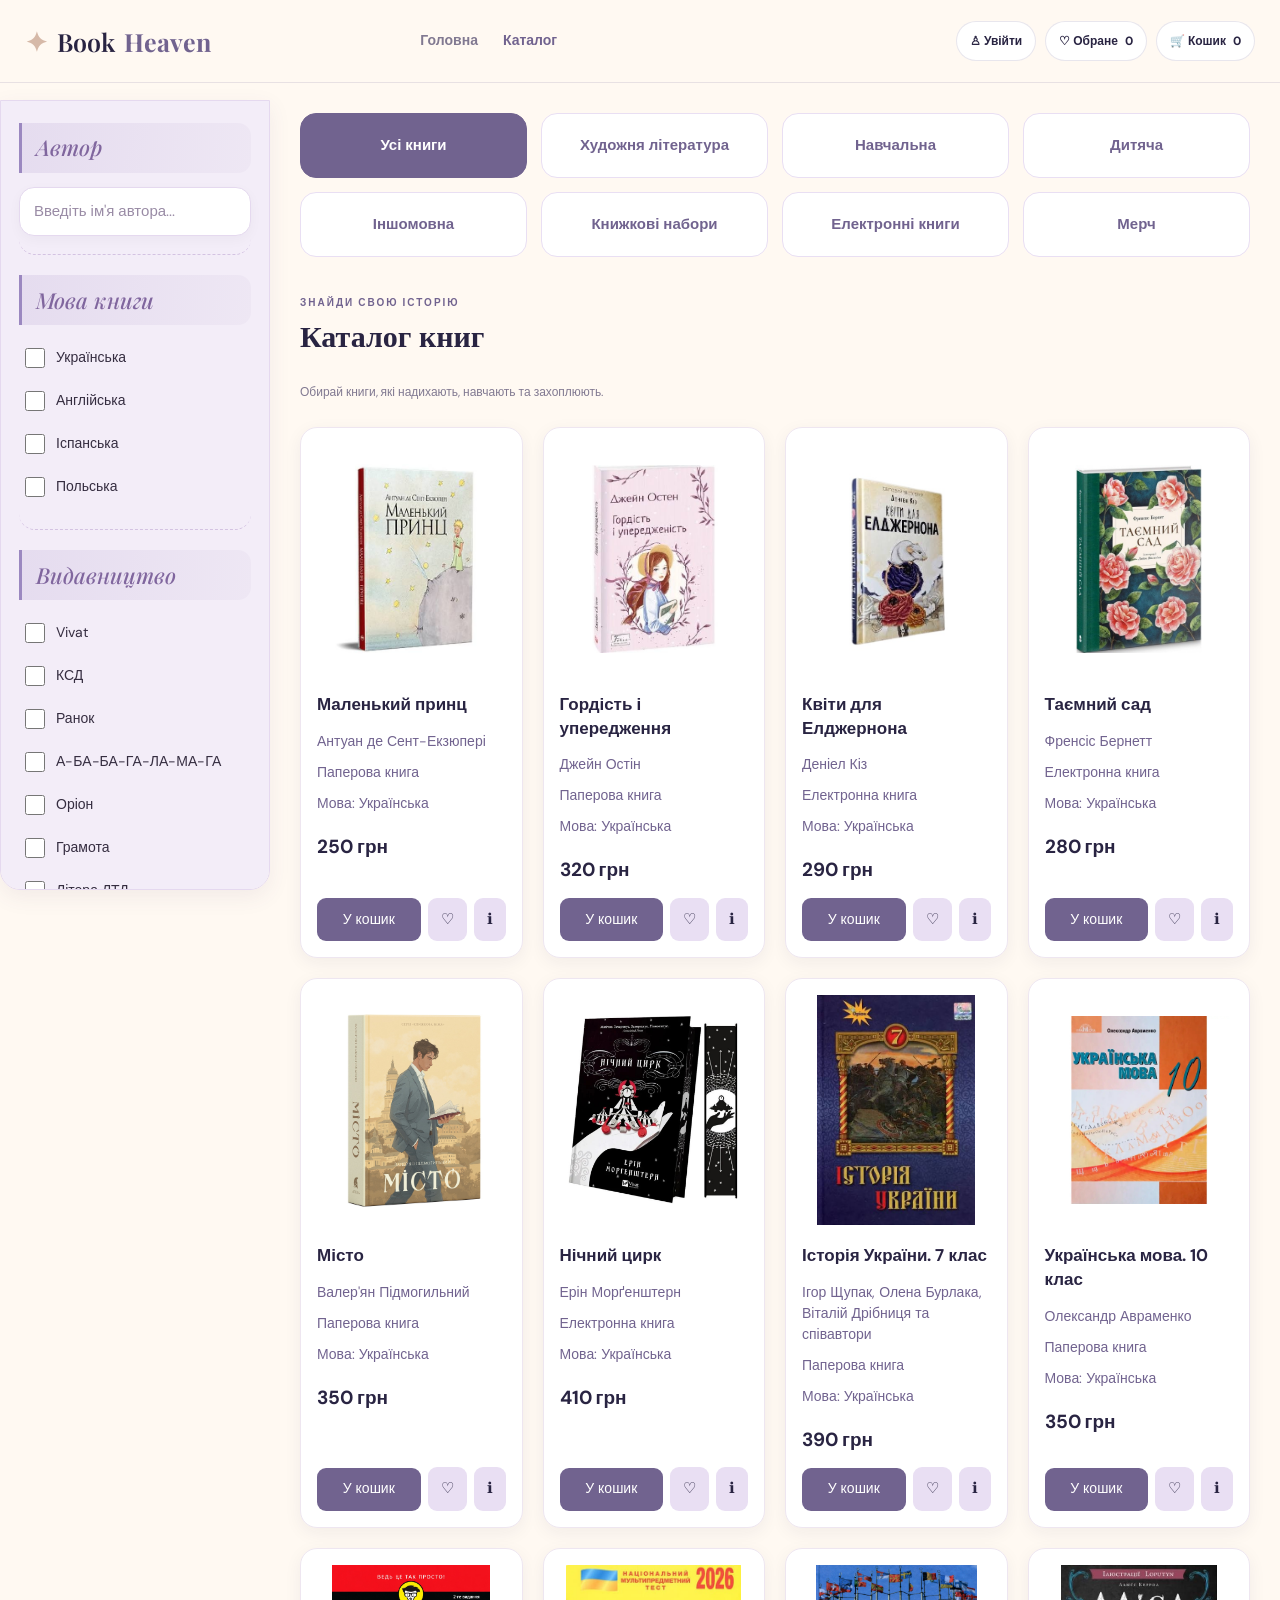
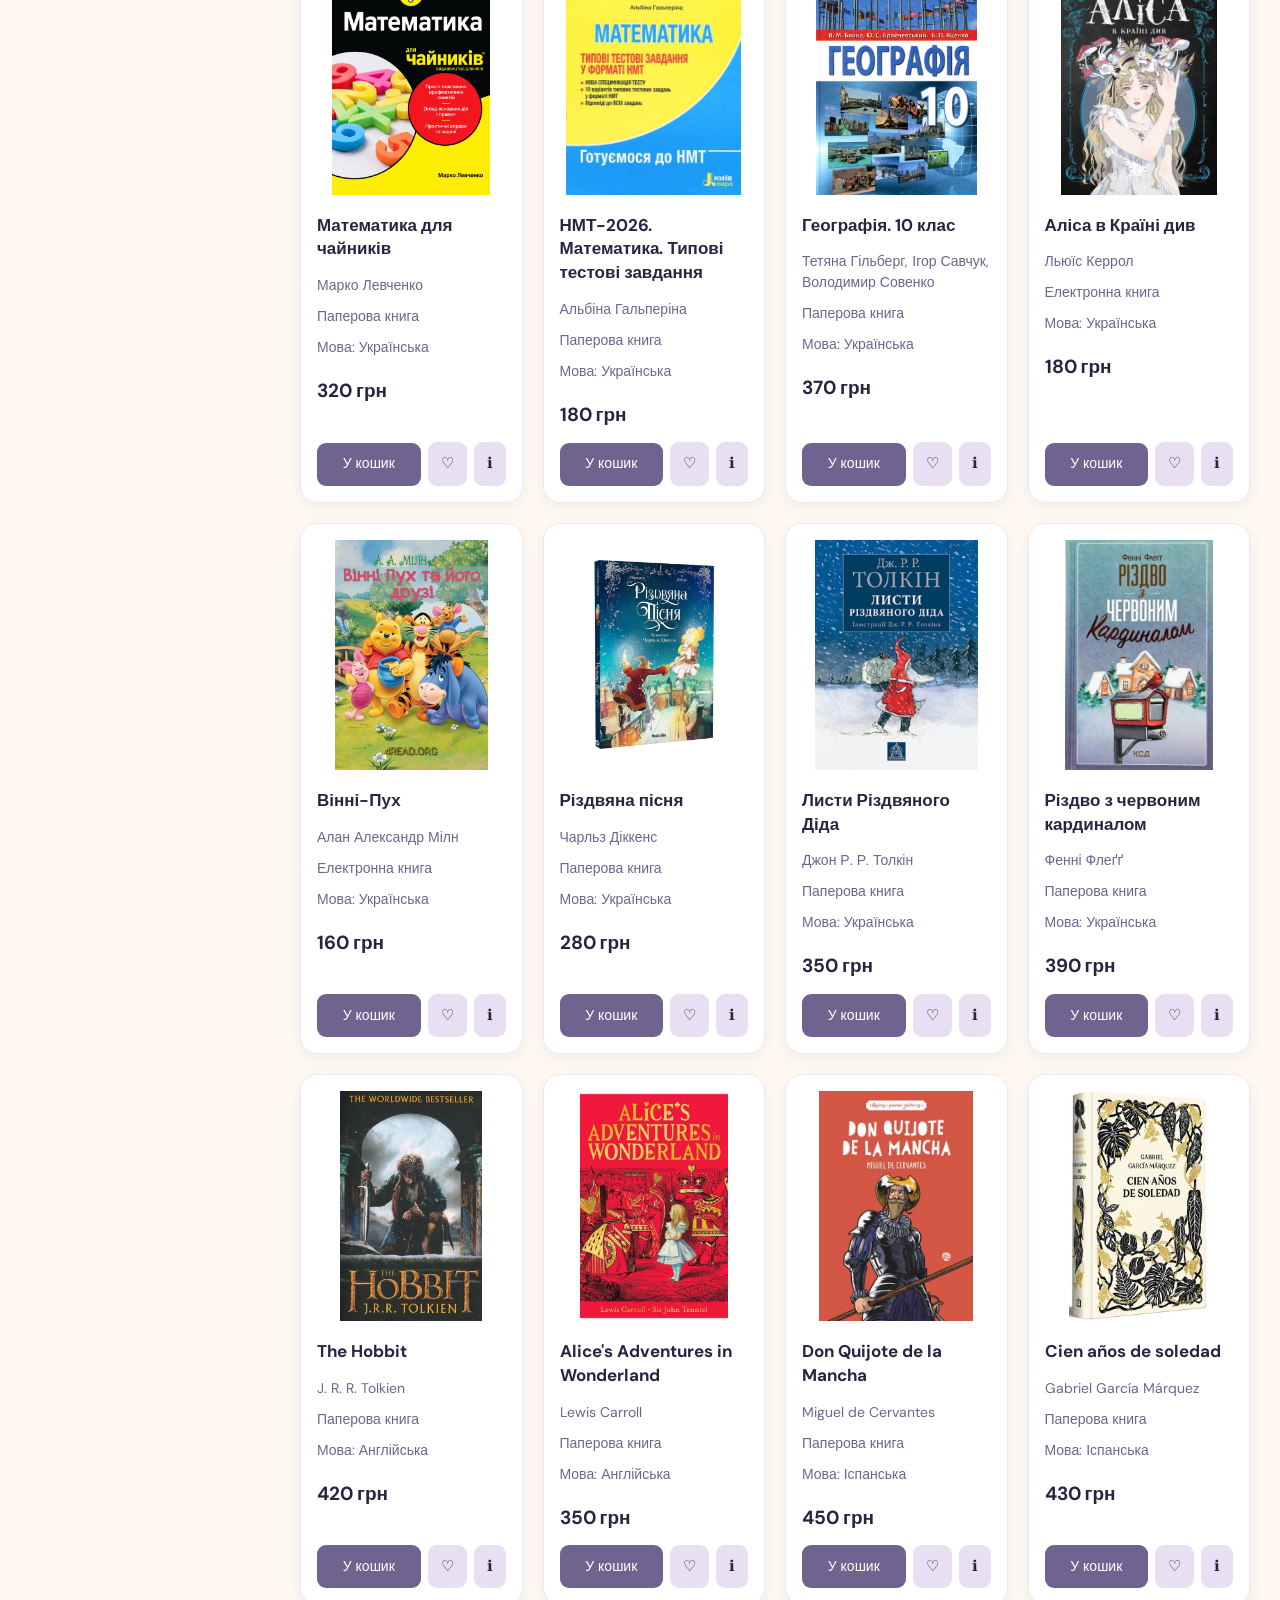
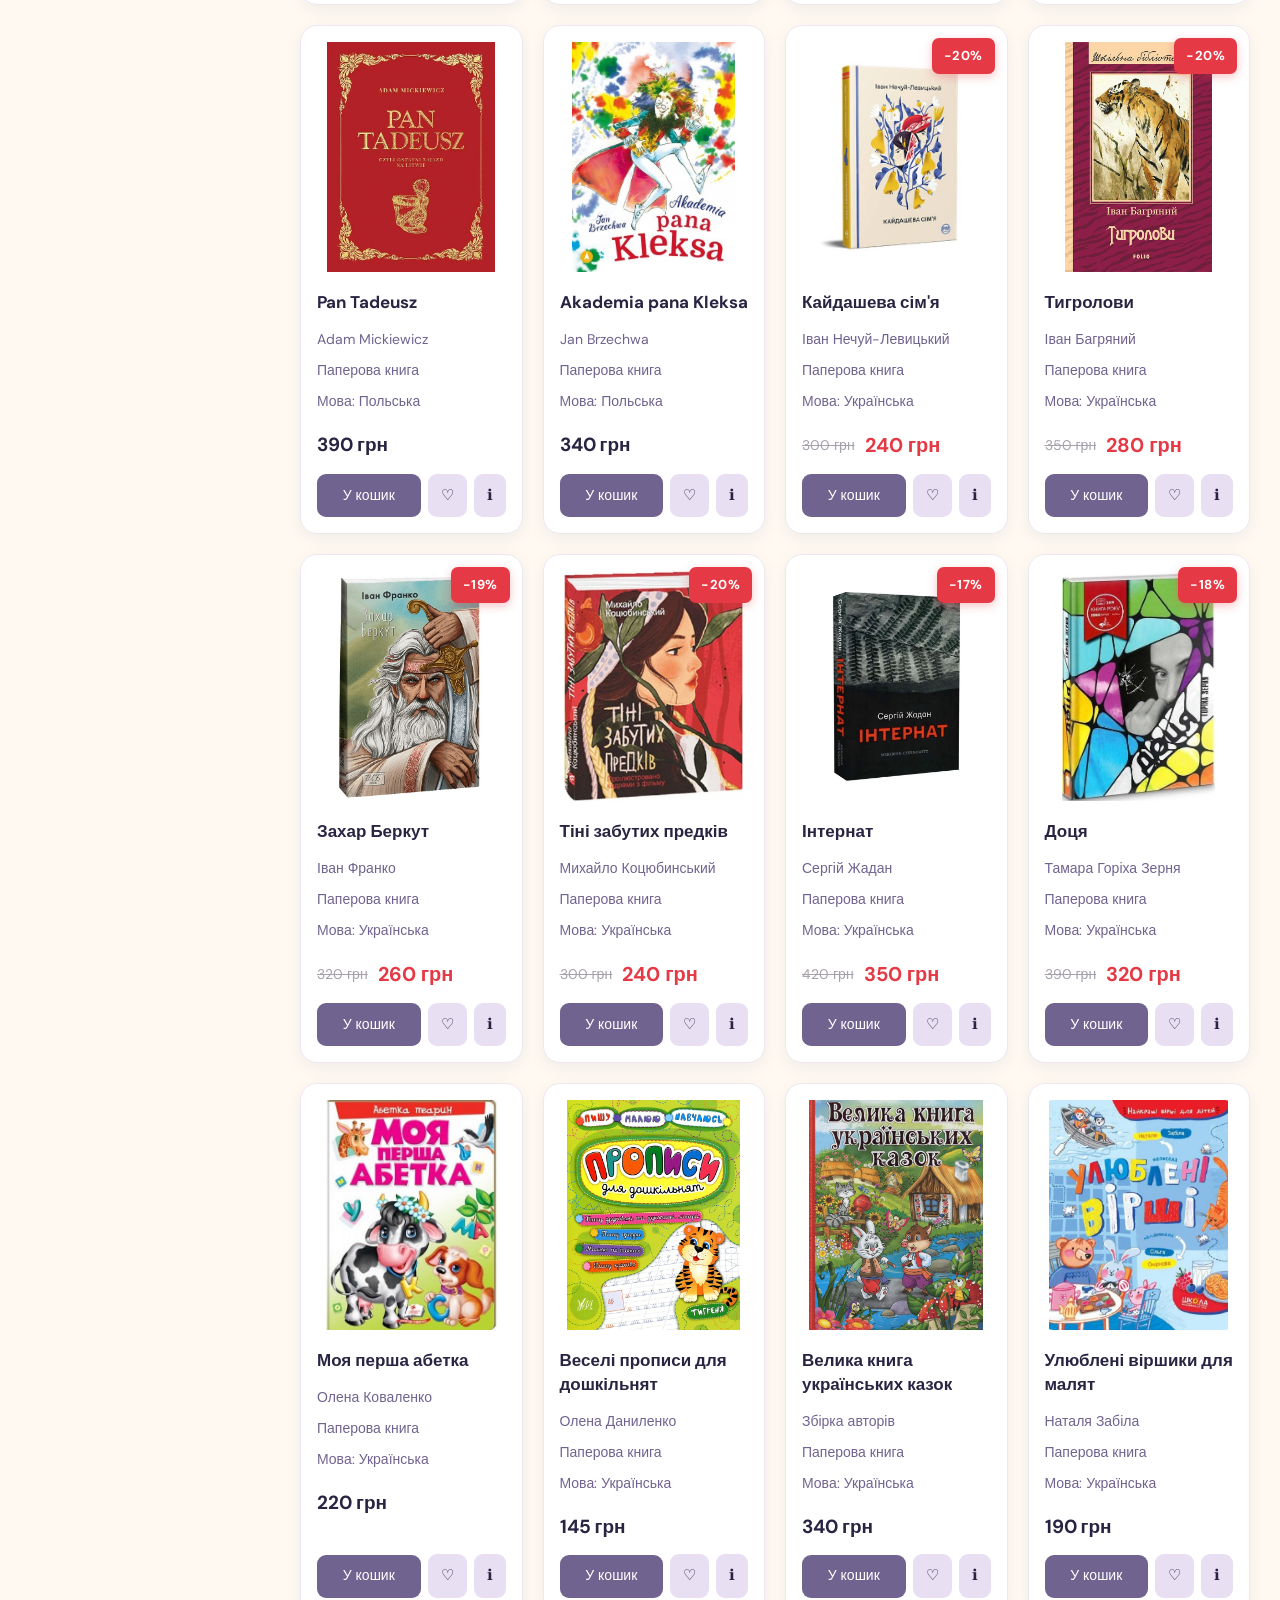
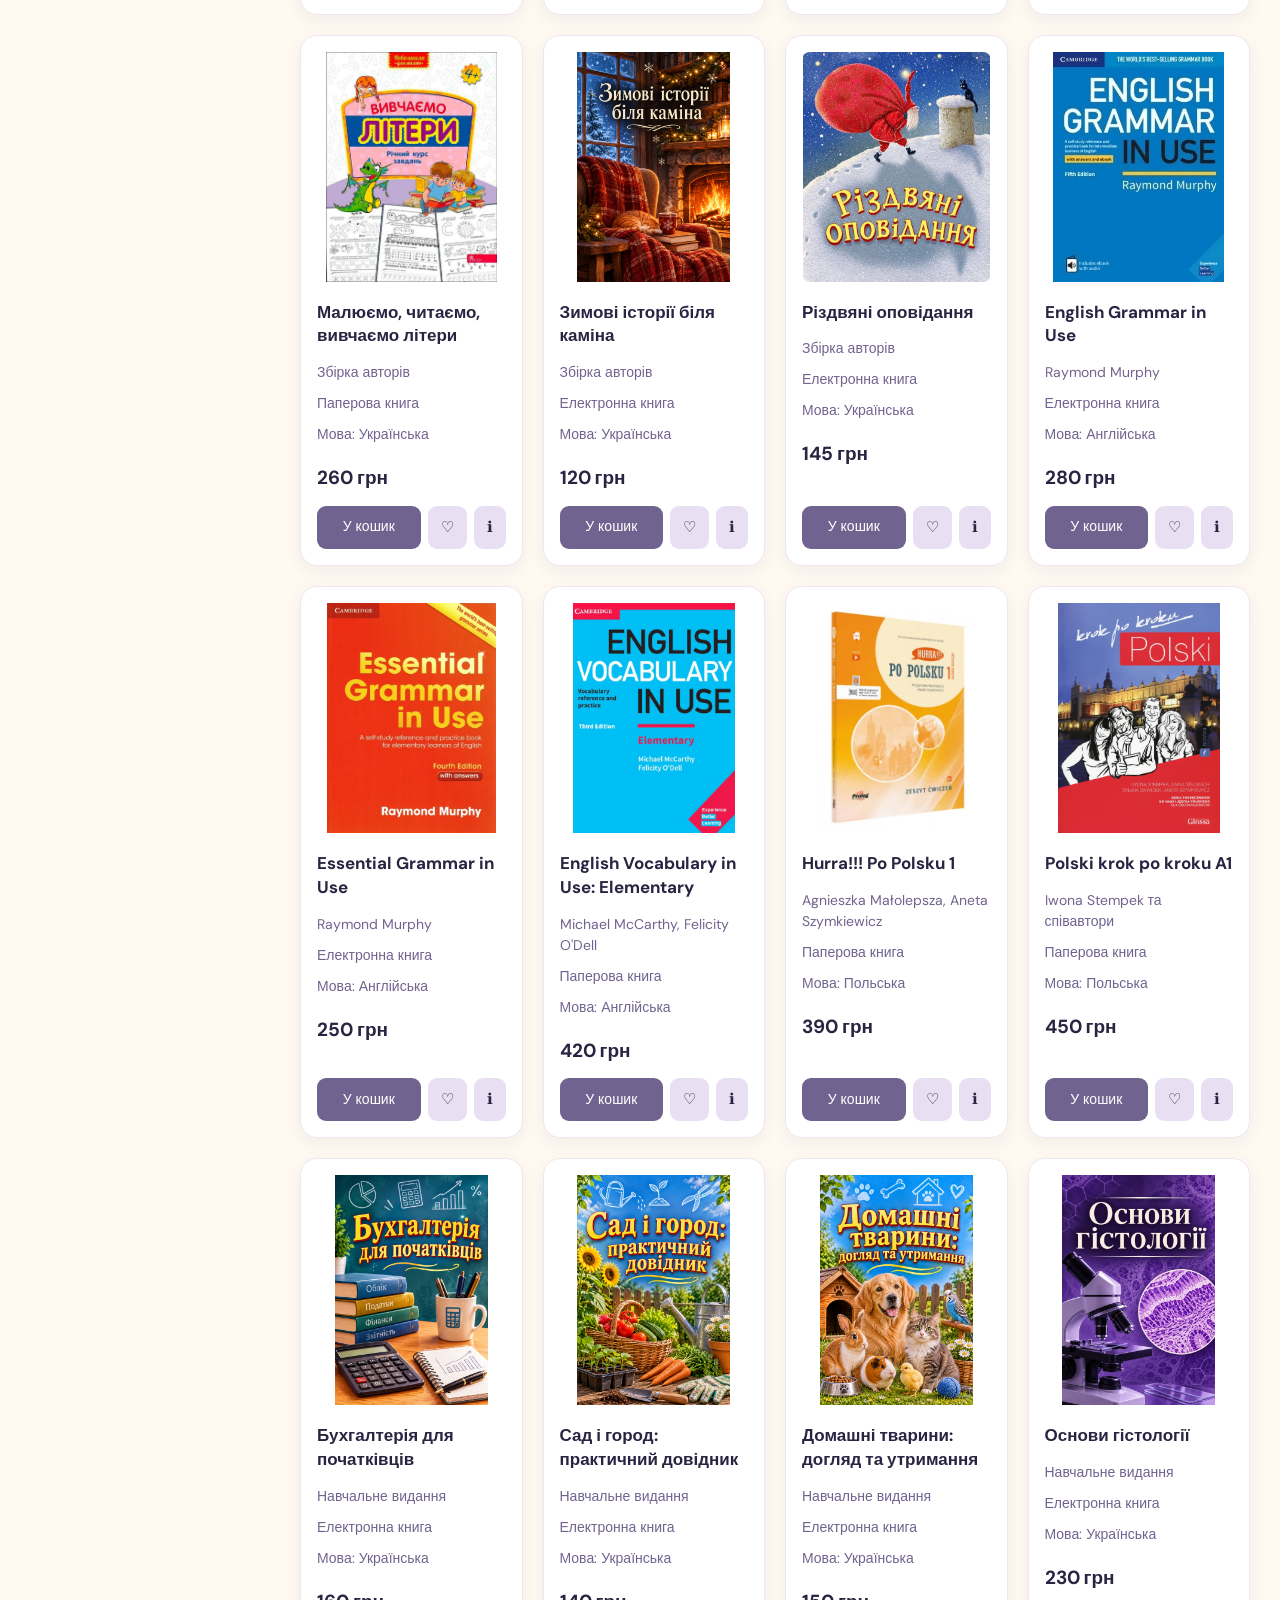
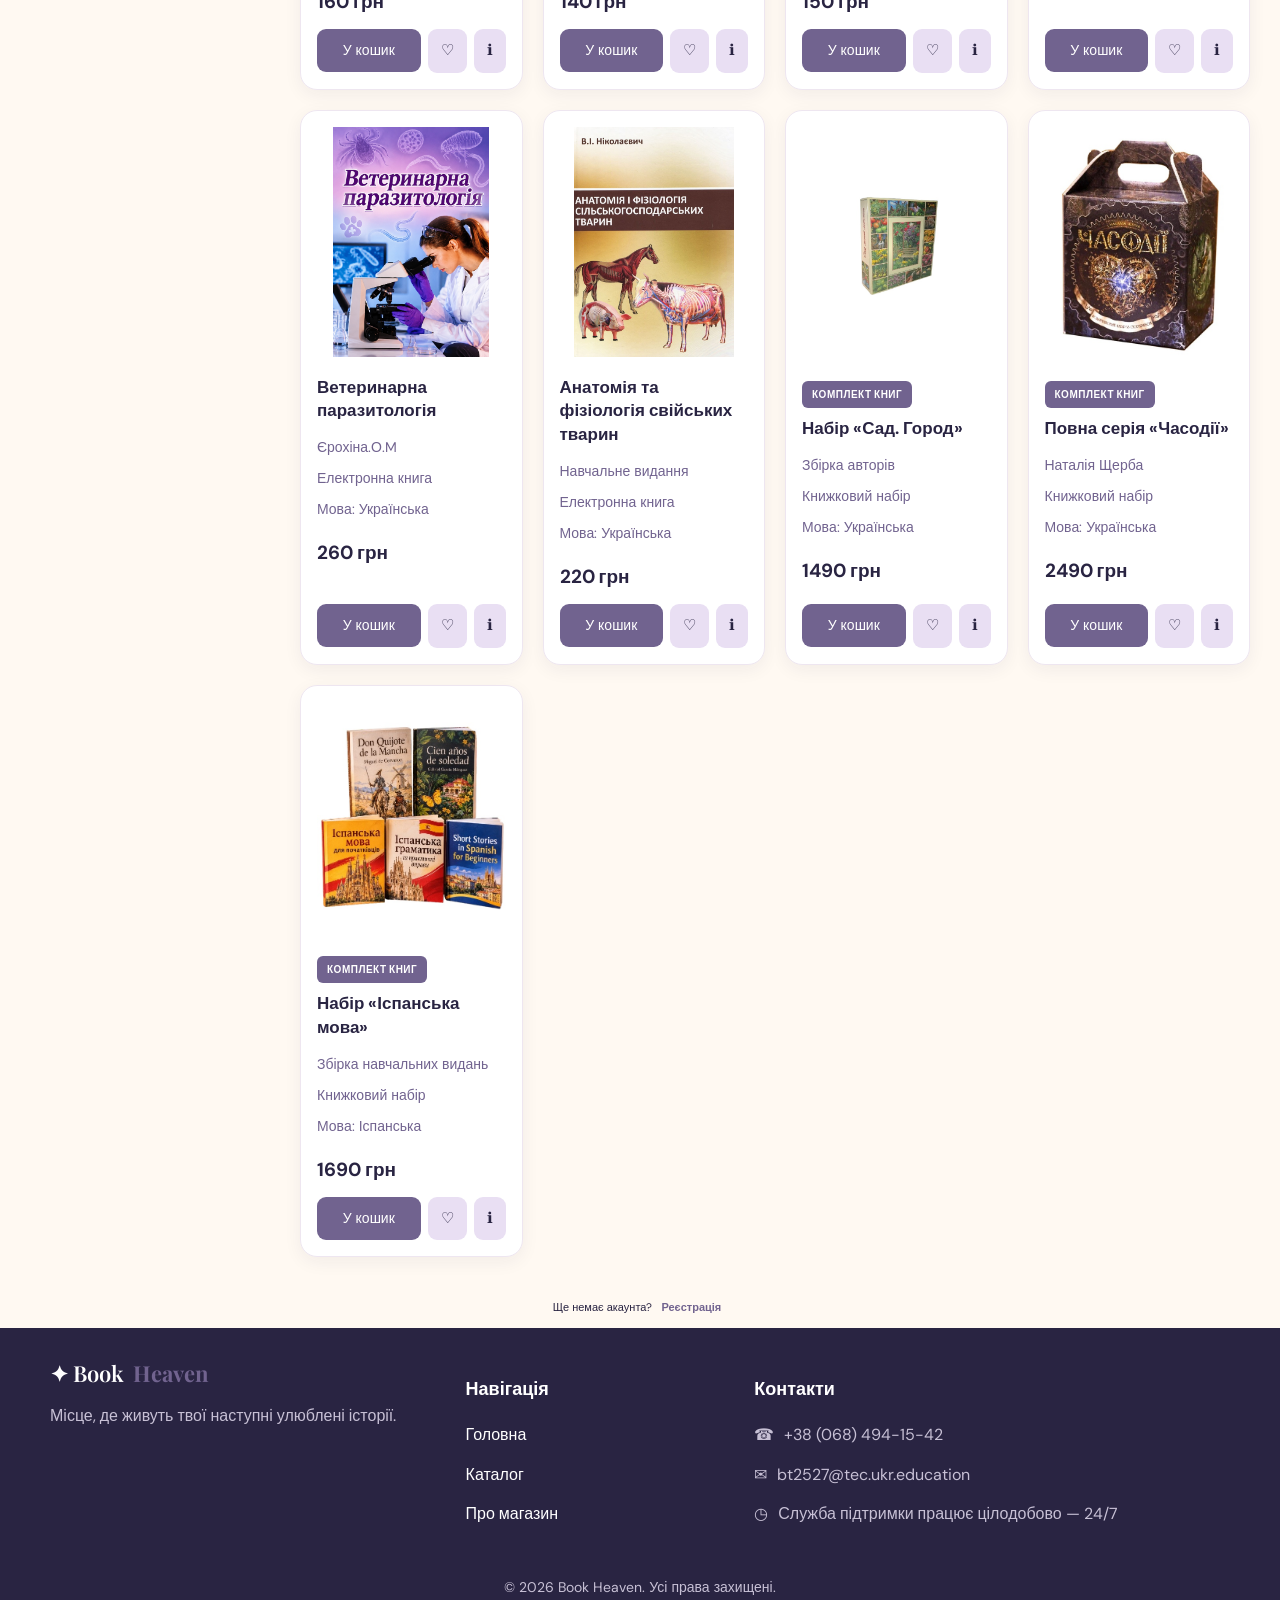
<file: catalog.html>
<!DOCTYPE html>
<html lang="uk">
<head>
    <meta charset="UTF-8">
    <meta name="viewport" content="width=device-width, initial-scale=1.0">
    <title>Каталог — Book Heaven</title>
    <link rel="stylesheet" href="css/style.css">
</head>

<body>

    <header class="site-header">
        <div class="header-inner">

            <a href="index.html" class="logo">
                <span class="logo-mark">✦</span>
                Book <b>Heaven</b>
            </a>

            <nav class="main-nav">
                <a href="index.html">Головна</a>
                <a href="catalog.html" class="active">Каталог</a>
            </nav>

            <div class="header-actions">

                <button class="header-action" id="user-button" onclick="openLogin()">
                    ♙ Увійти
                </button>

                <a href="favorites.html" class="header-action">
                    ♡ Обране
                    <span id="favorites-count">0</span>
                </a>

                <button class="header-action" onclick="window.location.href='cart.html'">
                    🛒 Кошик
                    <span id="cart-count">0</span>
                </button>

            </div>
        </div>
    </header>


    <main class="catalog-layout">

        <aside class="filters">

            <section class="filter-section">
                <span class="filter-title">Автор</span>

                <input
                    type="text"
                    id="author-search"
                    class="filter-search"
                    placeholder="Введіть ім'я автора..."
                >
            </section>


            <section class="filter-section">
                <span class="filter-title">Мова книги</span>

                <label class="filter-option">
                    <input type="checkbox" class="language-filter" value="uk">
                    Українська
                </label>

                <label class="filter-option">
                    <input type="checkbox" class="language-filter" value="en">
                    Англійська
                </label>

                <label class="filter-option">
                    <input type="checkbox" class="language-filter" value="es">
                    Іспанська
                </label>

                <label class="filter-option">
                    <input type="checkbox" class="language-filter" value="pl">
                    Польська
                </label>
            </section>


            <section class="filter-section">
                <span class="filter-title">Видавництво</span>

                <label class="filter-option">
                    <input type="checkbox" class="publisher-filter" value="Vivat">
                    Vivat
                </label>

                <label class="filter-option">
                    <input type="checkbox" class="publisher-filter" value="КСД">
                    КСД
                </label>

                <label class="filter-option">
                    <input type="checkbox" class="publisher-filter" value="Ранок">
                    Ранок
                </label>

                <label class="filter-option">
                    <input type="checkbox" class="publisher-filter" value="А-БА-БА-ГА-ЛА-МА-ГА">
                    А-БА-БА-ГА-ЛА-МА-ГА
                </label>

                <label class="filter-option">
                    <input type="checkbox" class="publisher-filter" value="Оріон">
                    Оріон
                </label>

                <label class="filter-option">
                    <input type="checkbox" class="publisher-filter" value="Грамота">
                    Грамота
                </label>

                <label class="filter-option">
                    <input type="checkbox" class="publisher-filter" value="Літера ЛТД">
                    Літера ЛТД
                </label>
            </section>


            <section class="filter-section">
                <span class="filter-title">Ціна</span>

                <div class="price-fields">
                    <input
                        type="number"
                        id="price-min"
                        class="price-input"
                        placeholder="Від"
                        min="0"
                    >

                    <span class="price-arrow">—</span>

                    <input
                        type="number"
                        id="price-max"
                        class="price-input"
                        placeholder="До"
                        min="0"
                    >
                </div>

                <div class="price-caption">
                    Вкажіть бажаний діапазон цін
                </div>
            </section>


            <button type="button" id="reset-filters" class="reset-filters-button">
                ↻ Скинути фільтри
            </button>

        </aside>


        <section class="catalog-main">

            <!-- КАТЕГОРІЇ КАТАЛОГУ -->
            <div class="category-tabs">

                <button class="category-tab active" data-category="all">
                    Усі книги
                </button>

                <button class="category-tab" data-category="fiction">
                    Художня література
                </button>

                <button class="category-tab" data-category="education">
                    Навчальна
                </button>

                <button class="category-tab" data-category="children">
                    Дитяча
                </button>

                <button class="category-tab" data-category="foreign">
                    Іншомовна
                </button>

                <button class="category-tab" data-category="sets">
                    Книжкові набори
                </button>

                <button class="category-tab" data-category="ebook">
                    Електронні книги
                </button>

                <button class="category-tab" data-category="merch">
                    Мерч
                </button>

            </div>


            <div class="section-heading" style="text-align:left; margin-bottom:25px;">
                <span class="eyebrow">ЗНАЙДИ СВОЮ ІСТОРІЮ</span>
                <h1 class="catalog-heading">Каталог книг</h1>
                <p>Обирай книги, які надихають, навчають та захоплюють.</p>
            </div>


            <div id="catalog-books" class="catalog-results"></div>

        </section>

    </main>


    <form id="register-form" onsubmit="registerUser(event)" hidden>

        <label for="register-name">Ім'я</label>
        <input id="register-name" type="text" required>

        <label for="register-email">Електронна пошта</label>
        <input id="register-email" type="email" required>

        <label for="register-password">Пароль</label>
        <input id="register-password" type="password" required>

        <button type="submit" class="primary-button">
            Зареєструватися
        </button>

    </form>

    <p class="form-switch">
        Ще немає акаунта?
        <button type="button" onclick="showRegister()">Реєстрація</button>
    </p>


    <div id="site-footer"></div>


    <!-- ПІДКЛЮЧЕННЯ СКРИПТІВ -->
    <script src="js/script.js"></script>
    <script src="js/product.js"></script>
    <script src="js/catalog.js"></script>
    <script src="js/footer.js"></script>

</body>
</html>
</file>
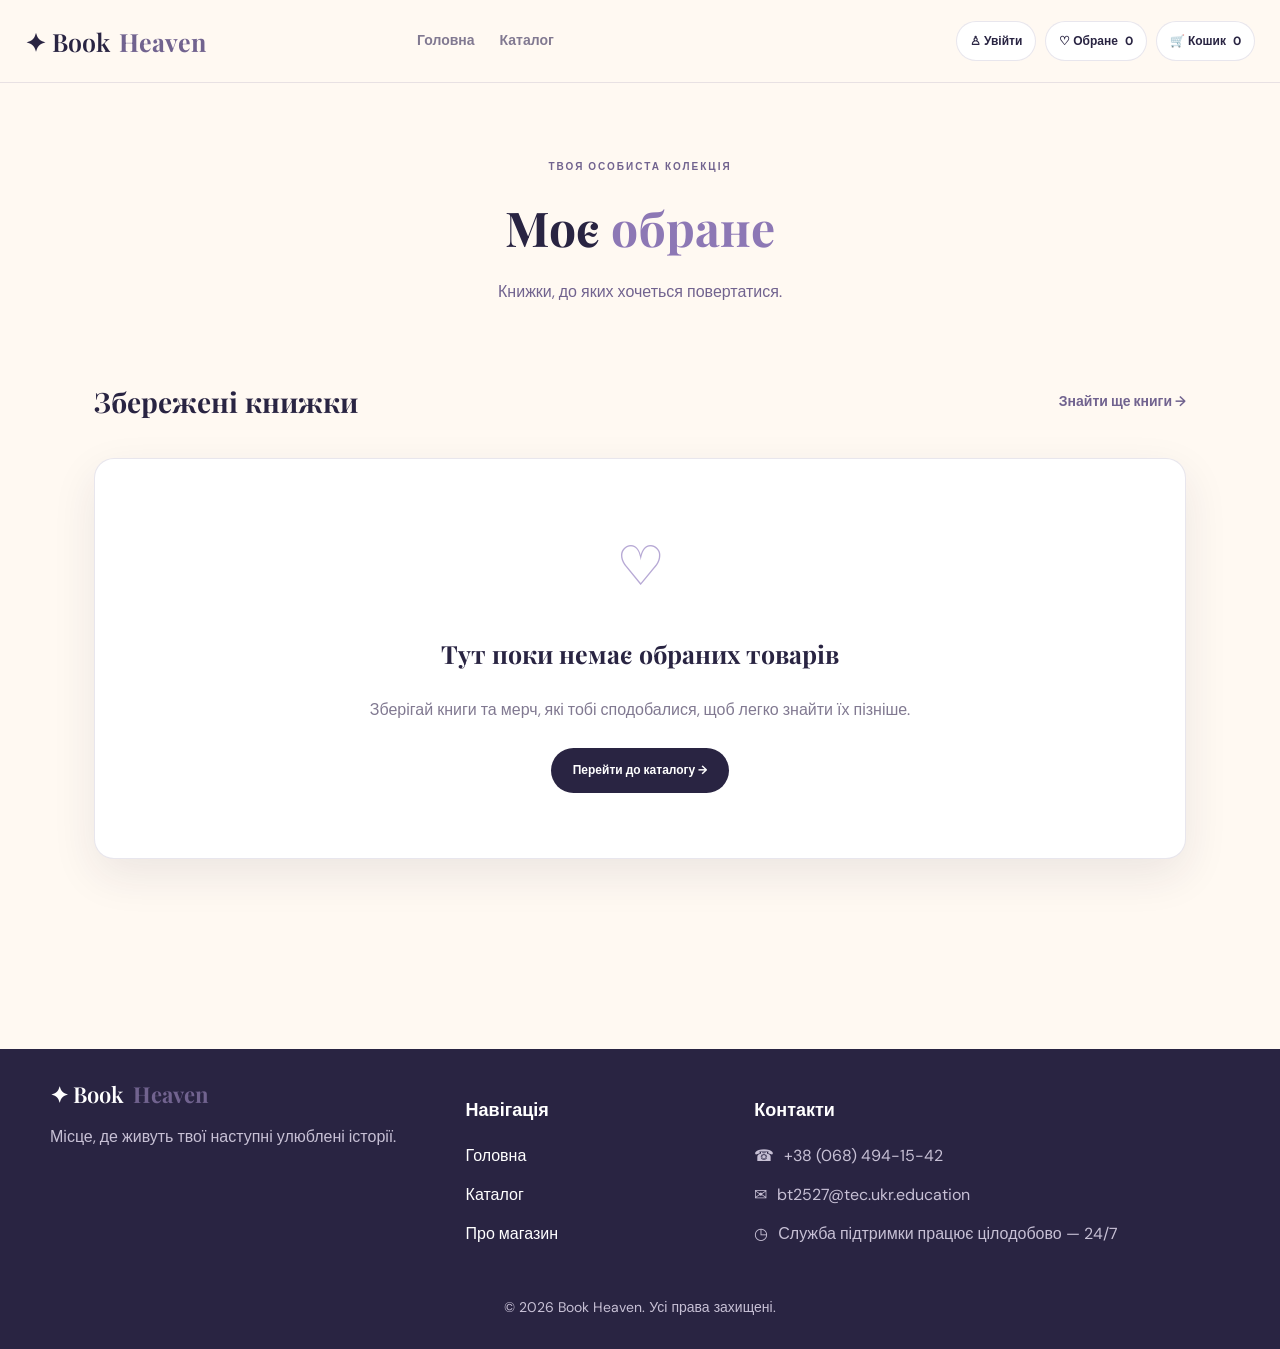
<file: favorites.html>
<!DOCTYPE html>
<html lang="uk">
<head>
    <meta charset="UTF-8">
    <meta name="viewport" content="width=device-width, initial-scale=1.0">
    <title>Обране — Book Heaven</title>
    <link rel="stylesheet" href="css/style.css">
</head>
<body>

<header class="site-header">
    <div class="header-inner">
        <a href="index.html" class="logo">✦ Book <b>Heaven</b></a>

        <nav class="main-nav">
            <a href="index.html">Головна</a>
            <a href="catalog.html">Каталог</a>
        </nav>

        <div class="header-actions">

            <!-- УВІЙТИ -->
            <button class="header-action" id="user-button"
                    onclick="openLogin()">
                ♙ Увійти
            </button>

            <!-- ОБРАНЕ -->
            <a href="favorites.html" class="header-action">
                ♡ Обране <span id="favorites-count">0</span>
            </a>

            <!-- КОШИК -->
            <a href="cart.html" class="header-action cart-page-link">
                🛒 Кошик <span id="cart-count">0</span>
            </a>

        </div>
    </div>
</header>

<main class="cart-page">

    <div class="cart-page-heading">
        <span class="eyebrow">ТВОЯ ОСОБИСТА КОЛЕКЦІЯ</span>
        <h1>Моє <span>обране</span></h1>
        <p>Книжки, до яких хочеться повертатися.</p>
    </div>

    <section class="favorites-page-content">

        <div class="cart-section-heading">
            <h2>Збережені книжки</h2>
            <a href="catalog.html">Знайти ще книги →</a>
        </div>

        <div id="favorites-page-items" class="book-grid"></div>

    </section>

</main>

<!-- ПІДВАЛ САЙТУ -->
<div id="site-footer"></div>

<!-- JAVASCRIPT -->

<!-- JAVASCRIPT -->
<script src="js/script.js"></script>
<script src="js/product.js"></script>
<script src="js/catalog.js"></script>
<script src="js/favorites.js"></script>
<script src="js/footer.js"></script>

</body>
</html>
</file>
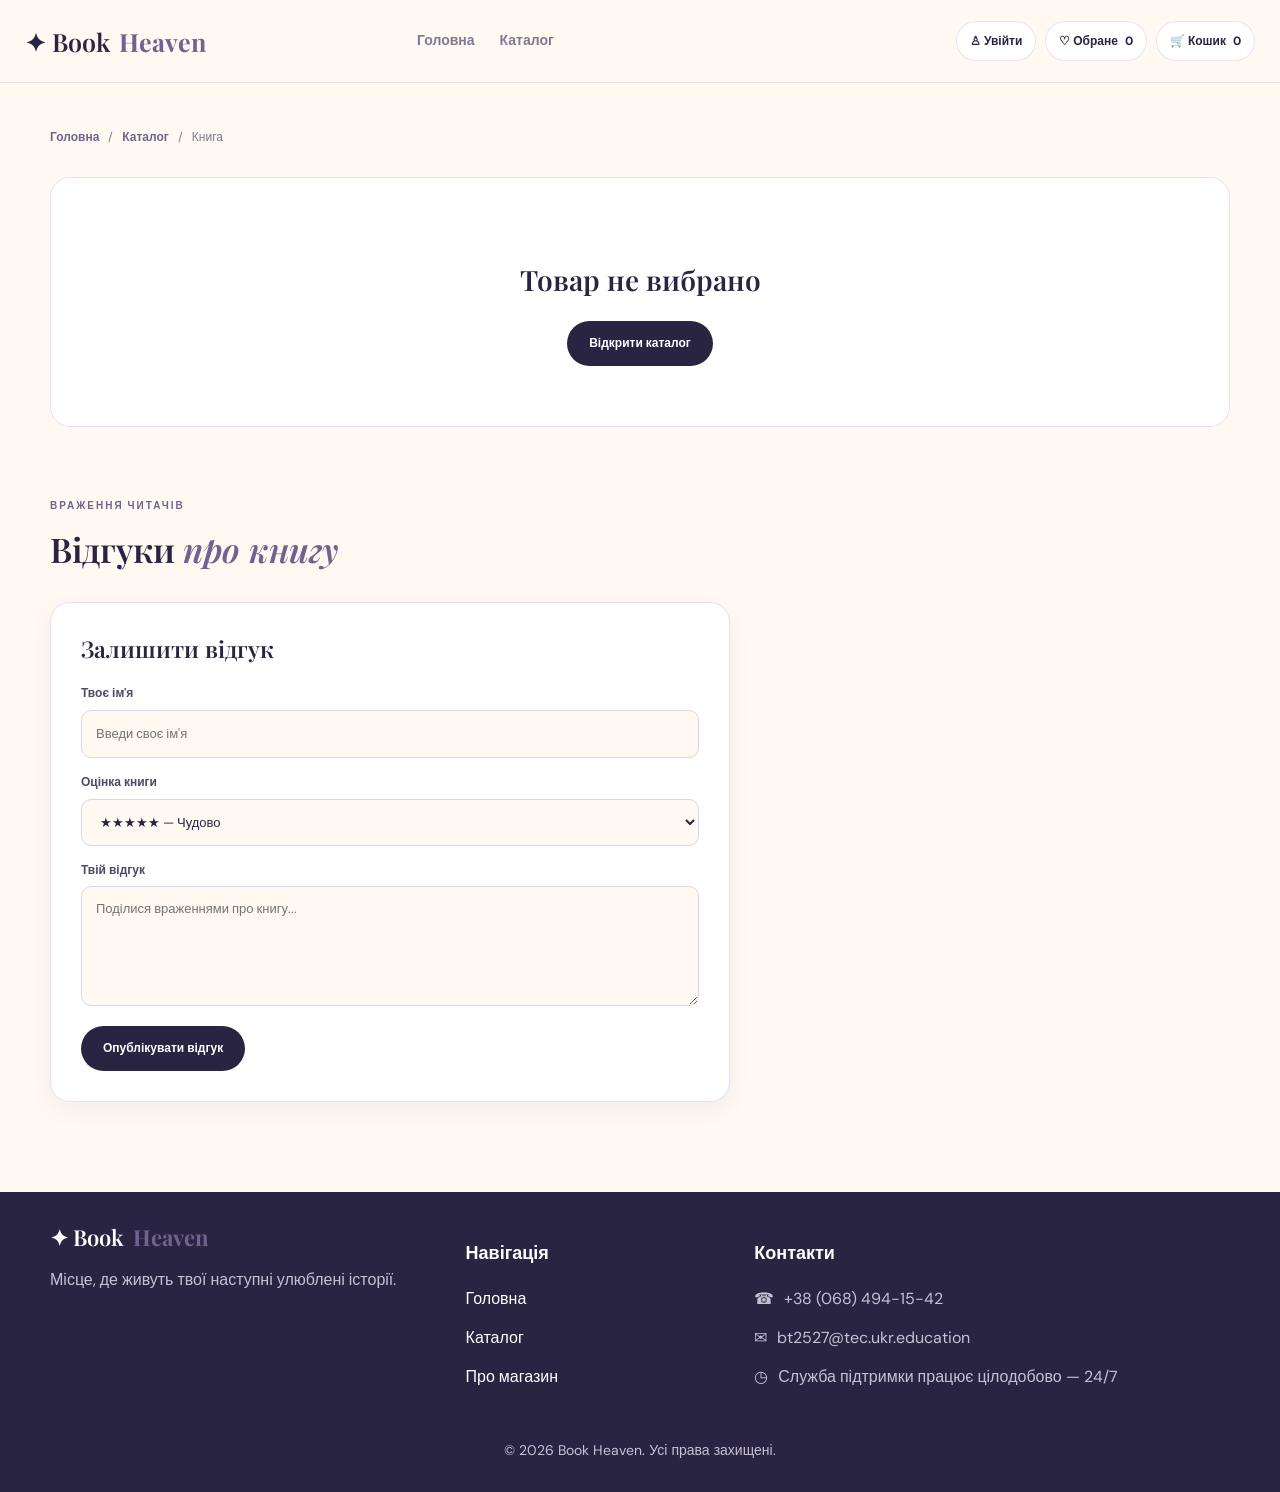
<file: product.html>
<!DOCTYPE html>
<html lang="uk">
<head>
    <meta charset="UTF-8">
    <meta name="viewport" content="width=device-width, initial-scale=1.0">
    <title>Книга — Book Heaven</title>
    <link rel="stylesheet" href="css/style.css">
</head>
<body>

<header class="site-header">
    <div class="header-inner">

        <a href="index.html" class="logo">✦ Book <b>Heaven</b></a>

        <nav class="main-nav">
            <a href="index.html">Головна</a>
            <a href="catalog.html">Каталог</a>
        </nav>

        <div class="header-actions">

            <button class="header-action" onclick="openLogin()" id="user-button">
                👤 Увійти
            </button>

            <a href="favorites.html" class="header-action">
                ♡ Обране
                <span id="favorites-count">0</span>
            </a>

            <button class="header-action"
                    onclick="window.location.href='cart.html'">
                🛒 Кошик
                <span id="cart-count">0</span>
            </button>

        </div>
    </div>
</header>

<main class="product-page">

    <div class="product-breadcrumbs">
        <a href="index.html">Головна</a>
        <span>/</span>
        <a href="catalog.html">Каталог</a>
        <span>/</span>
        <span id="product-breadcrumb-title">Книга</span>
    </div>

    <section id="product-content">
        <p class="product-loading">Завантаження інформації про книгу...</p>
    </section>

    <section class="product-reviews">
        <span class="eyebrow">ВРАЖЕННЯ ЧИТАЧІВ</span>
        <h2>Відгуки <span>про книгу</span></h2>

        <div id="reviews-list"></div>

        <div class="review-form-wrapper">
            <h3>Залишити відгук</h3>

            <form id="review-form">
                <label for="review-name">Твоє ім'я</label>
                <input
                    type="text"
                    id="review-name"
                    placeholder="Введи своє ім'я"
                    maxlength="40"
                    required
                >

                <label for="review-rating">Оцінка книги</label>
                <select id="review-rating" required>
                    <option value="5">★★★★★ — Чудово</option>
                    <option value="4">★★★★☆ — Дуже добре</option>
                    <option value="3">★★★☆☆ — Нормально</option>
                    <option value="2">★★☆☆☆ — Не дуже</option>
                    <option value="1">★☆☆☆☆ — Не сподобалося</option>
                </select>

                <label for="review-text">Твій відгук</label>
                <textarea
                    id="review-text"
                    rows="5"
                    maxlength="1000"
                    placeholder="Поділися враженнями про книгу..."
                    required
                ></textarea>

                <button type="submit" class="primary-button">
                    Опублікувати відгук
                </button>
            </form>
        </div>
    </section>

</main>

<div id="site-footer"></div>

<script src="js/script.js"></script>
<script src="js/product.js"></script>
<script src="js/footer.js"></script>

</body>
</html>
</file>
<file: css/style.css>
@import url('https://fonts.googleapis.com/css2?family=DM+Sans:wght@400;500;600;700&family=Playfair+Display:wght@500;600;700&display=swap');

:root {
    --pearl: #FFF9F2;
    --mist: #E9DFF3;
    --lilac: #B7A9D5;
    --lavender: #71638F;
    --night: #292442;
    --stardust: #D6B9A8;
    --white: #fff;
    --muted: #817991;
    --line: rgba(113,99,143,.16);
    --shadow: 0 16px 45px rgba(41,36,66,.09);
}

* { box-sizing: border-box; }

html {
    scroll-behavior: smooth;
    scroll-padding-top: 105px;
}

body {
    margin: 0;
    background: var(--pearl);
    color: var(--night);
    font-family: 'DM Sans', Arial, sans-serif;
    line-height: 1.55;
}

a { color: inherit; text-decoration: none; }
button, input { font: inherit; }
button { cursor: pointer; }

.site-header {
    position: sticky;
    top: 0;
    z-index: 30;
    background: rgba(255,249,242,.96);
    backdrop-filter: blur(15px);
    border-bottom: 1px solid var(--line);
}

.header-inner {
    max-width: 1240px;
    min-height: 82px;
    margin: auto;
    padding: 12px 30px;
    display: flex;
    align-items: center;
    gap: 32px;
}

.logo {
    display: inline-flex;
    align-items: center;
    gap: 9px;
    white-space: nowrap;
    font: 600 25px 'Playfair Display', Georgia, serif;
}

.logo b { color: var(--lavender); }
.logo-mark { color: var(--stardust); font-size: 27px; }

.main-nav {
    display: flex;
    align-items: center;
    gap: 34px;
    margin: 0 auto;
}

.nav-link, .main-nav a {
    font-size: 14px;
    font-weight: 600;
    color: var(--muted);
}

.main-nav a:hover, .main-nav .active {
    color: var(--lavender);
}

.header-actions {
    display: flex;
    align-items: center;
    justify-content: flex-end;
    gap: 9px;
}

.header-action {
    display: inline-flex;
    align-items: center;
    gap: 7px;
    padding: 10px 13px;
    border: 1px solid var(--line);
    border-radius: 999px;
    background: #fff;
    color: var(--night);
    font-size: 12px;
    font-weight: 700;
    white-space: nowrap;
    transition: .2s;
}

.header-action:hover {
    background: var(--mist);
    border-color: var(--lilac);
    transform: translateY(-1px);
}

.hero {
    max-width: 1240px;
    min-height: 445px;
    margin: 30px auto 28px;
    padding: 55px 70px;
    border-radius: 30px;
    background: linear-gradient(115deg,#E9DFF3 0%,#F2EAF2 54%,#F8EDE4 100%);
    display: grid;
    grid-template-columns: 1.05fr .95fr;
    align-items: center;
    overflow: hidden;
}

.hero-copy { max-width: 590px; position: relative; z-index: 2; }
.eyebrow { color: var(--lavender); font-size: 10px; font-weight: 700; letter-spacing: 2px; }

.hero h1 {
    margin: 14px 0 16px;
    font: 600 clamp(39px,4.6vw,59px)/1.1 'Playfair Display',Georgia,serif;
}

.hero h1 span, .section-heading h2 span,
.section-title-row h2 span, .about-content h2 span {
    color: var(--lavender);
    font-style: italic;
}

.hero-copy > p { max-width: 490px; color: #625B75; font-size: 14px; }

.hero-buttons { display: flex; align-items: center; gap: 12px; flex-wrap: wrap; }

.primary-button {
    display: inline-flex;
    align-items: center;
    justify-content: center;
    padding: 13px 22px;
    border: 0;
    border-radius: 999px;
    background: var(--night);
    color: #fff;
    font-size: 12px;
    font-weight: 700;
    transition: .2s;
}

.primary-button:hover { background: var(--lavender); transform: translateY(-2px); }

.secondary-button {
    padding: 12px 19px;
    border: 1px solid rgba(113,99,143,.3);
    border-radius: 999px;
    font-size: 12px;
    font-weight: 700;
}

.hero-note { margin-top: 25px; color: #827992; font-size: 10px; }

.hero-art { height: 320px; position: relative; display: grid; place-items: center; }
.hero-glow { position: absolute; width: 300px; height: 300px; border-radius: 50%; background: rgba(255,255,255,.48); }
.hero-orbit { position: absolute; width: 365px; height: 245px; border: 1px solid rgba(113,99,143,.2); border-radius: 50%; transform: rotate(-23deg); }

.hero-book {
    position: absolute;
    bottom: 45px;
    width: 145px;
    height: 220px;
    border-radius: 5px 12px 12px 5px;
    box-shadow: 12px 15px 24px rgba(41,36,66,.2);
    display: flex;
    flex-direction: column;
    align-items: center;
    justify-content: center;
    text-align: center;
    letter-spacing: 2px;
}

.book-one { left: calc(50% + 30px); bottom: 56px; background: #D6B9A8; color: #704E50; transform: rotate(12deg); }
.book-two { left: calc(50% - 48px); bottom: 45px; background: #8C7EA9; color: #fff; transform: rotate(5deg); }
.book-three { left: calc(50% - 122px); background: #292442; color: #F8EDE4; border-right: 8px solid #51466F; transform: rotate(-5deg); }
.hero-book span { font: 600 19px/1.35 'Playfair Display',Georgia,serif; }
.hero-book strong { font: 600 23px/1.15 'Playfair Display',Georgia,serif; }
.hero-book small { margin-top: 14px; font-size: 8px; }
.cover-flower { font-size: 28px; color: var(--stardust); margin-bottom: 12px; }
.floating-star { position: absolute; color: #fff; font-size: 30px; z-index: 2; }
.star-a { top: 20px; right: 35px; }
.star-b { bottom: 20px; left: 30px; color: var(--stardust); }

.quick-categories {
    max-width: 1240px;
    margin: 0 auto;
    padding: 0 30px;
    display: grid;
    grid-template-columns: repeat(4,minmax(0,1fr));
    gap: 14px;
}

.category-card {
    min-height: 88px;
    padding: 15px 14px;
    display: flex;
    align-items: center;
    gap: 11px;
    border: 1px solid var(--line);
    border-radius: 17px;
    background: #fff;
    transition: .2s;
}

.category-card:hover { transform: translateY(-3px); box-shadow: var(--shadow); }

.category-symbol {
    width: 42px;
    height: 42px;
    flex: 0 0 42px;
    display: grid;
    place-items: center;
    border-radius: 13px;
    background: var(--mist);
    color: var(--lavender);
    font-size: 21px;
}

.category-sale .category-symbol { background: #F4E8E1; color: #A87969; }
.category-new .category-symbol { background: #F1E7EE; color: #9A718D; }
.category-ebook .category-symbol { background: #E6ECE8; color: #6E8878; }
.category-copy { min-width: 0; }
.category-card b { display: block; font-size: 12px; }
.category-card small { display: block; margin-top: 2px; color: var(--muted); font-size: 10px; }
.category-arrow { margin-left: auto; color: var(--lavender); font-size: 17px; }

.search-section, .books-section, .feature-section, .about-section {
    max-width: 1240px;
    margin: 0 auto;
    padding: 78px 30px 0;
    scroll-margin-top: 100px;
}

.section-heading { text-align: center; }

.section-heading h2, .section-title-row h2, .about-content h2 {
    margin: 8px 0 7px;
    font: 600 35px/1.2 'Playfair Display',Georgia,serif;
}

.section-heading p { color: var(--muted); font-size: 12px; }

.search-box {
    max-width: 670px;
    margin: 23px auto 0;
    padding: 7px 8px 7px 17px;
    display: flex;
    align-items: center;
    gap: 12px;
    border: 1px solid var(--line);
    border-radius: 999px;
    background: #fff;
    box-shadow: 0 8px 25px rgba(41,36,66,.05);
}

.search-icon { color: var(--lavender); font-size: 27px; }
.search-box input { min-width: 0; flex: 1; border: 0; outline: 0; background: transparent; font-size: 12px; }
.search-box button { padding: 11px 20px; border: 0; border-radius: 999px; background: var(--lavender); color: #fff; font-size: 11px; font-weight: 700; }
.search-results:not(:empty) { margin-top: 27px; }

.feature-section { padding-top: 62px; }

.feature-banner {
    min-height: 220px;
    padding: 38px 50px;
    display: flex;
    align-items: center;
    justify-content: space-between;
    gap: 20px;
    border-radius: 25px;
    background: linear-gradient(110deg,#292442,#51466F);
    color: #fff;
    overflow: hidden;
}

.feature-copy .eyebrow { color: #D6B9A8; }
.feature-banner h2 { font: 600 32px/1.15 'Playfair Display',Georgia,serif; }
.feature-banner p { max-width: 490px; color: #D9D3E4; font-size: 12px; }
.feature-link { color: #E9DFF3; font-size: 11px; font-weight: 700; }

.feature-art { width: 210px; height: 160px; position: relative; flex: 0 0 210px; }
.feature-moon { position: absolute; top: -8px; right: 27px; color: #D6B9A8; font-size: 75px; }
.feature-spark { position: absolute; top: 15px; left: 12px; color: #E9DFF3; font-size: 30px; }
.feature-book-shape {
    position: absolute;
    bottom: 3px;
    left: 25px;
    width: 145px;
    height: 95px;
    border-radius: 8px 8px 15px 15px;
    background: linear-gradient(135deg,#E9DFF3,#B7A9D5);
    transform: skewY(-9deg);
}

.books-section { padding-top: 73px; }
.section-title-row { display: flex; align-items: end; justify-content: space-between; gap: 20px; margin-bottom: 23px; }
.section-note, .text-link { color: var(--muted); font-size: 11px; }

.seasonal-panel {
    min-height: 125px;
    padding: 22px 26px;
    display: flex;
    align-items: center;
    gap: 18px;
    border: 1px dashed #C9BDD9;
    border-radius: 18px;
    background: rgba(233,223,243,.35);
}

.seasonal-icon {
    width: 54px;
    height: 54px;
    flex: 0 0 54px;
    display: grid;
    place-items: center;
    border-radius: 17px;
    background: #fff;
    color: var(--lavender);
    font-size: 27px;
}

.seasonal-panel h3 { margin: 0 0 4px; font: 600 18px 'Playfair Display',Georgia,serif; }
.seasonal-panel p { max-width: 680px; margin: 0; color: var(--muted); font-size: 11px; }
.seasonal-panel .text-link { margin-left: auto; white-space: nowrap; }

.book-grid { display: grid; grid-template-columns: repeat(3,minmax(0,1fr)); gap: 20px; }

.book-card {
    position: relative;
    overflow: hidden;
    border: 1px solid var(--line);
    border-radius: 18px;
    background: #fff;
    transition: .2s;
}

.book-card > .sale-badge {
    position: absolute;
    top: 12px;
    right: 12px;
    left: auto;
    z-index: 10;
    display: inline-block;
    width: auto;
    padding: 8px 13px;
    background: #e53945;
    color: #ffffff;
    border: none;
    border-radius: 6px;
    font-family: 'DM Sans', Arial, sans-serif;
    font-size: 12px;
    font-weight: 700;
    letter-spacing: 1px;
    box-shadow: 0 3px 10px rgba(229, 57, 69, 0.3);
}

.book-card:hover { transform: translateY(-4px); box-shadow: var(--shadow); }

.book-cover {
    height: 225px;
    display: grid;
    place-items: center;
    overflow: hidden;
    background: linear-gradient(140deg,#E9DFF3,#F7EDE5);
}

.book-cover img { width: 100%; height: 100%; object-fit: contain; }

.book-cover.no-image:after {
    content: "✦ BOOK HEAVEN ✦";
    color: var(--lavender);
    font: 600 16px 'Playfair Display',Georgia,serif;
    letter-spacing: 2px;
}

.book-info { padding: 16px; }
.book-info h3 { min-height: 42px; margin: 0 0 4px; font: 600 16px/1.25 'Playfair Display',Georgia,serif; }
.book-info p { min-height: 18px; margin: 0 0 9px; color: var(--muted); font-size: 11px; }
.book-info > strong { color: var(--lavender); font-size: 14px; }
.book-actions { display: flex; flex-wrap: wrap; gap: 7px; margin-top: 13px; }
.book-actions button { padding: 8px 10px; border: 1px solid var(--line); border-radius: 999px; background: #fff; font-size: 10px; font-weight: 700; }
.book-actions button:first-child { border-color: var(--night); background: var(--night); color: #fff; }

.ebooks-section { padding-bottom: 70px; }

.about-section {
    padding-top: 15px;
    padding-bottom: 82px;
    display: grid;
    grid-template-columns: 130px 1fr;
    align-items: center;
    gap: 30px;
}

.about-mark {
    width: 110px;
    height: 110px;
    display: grid;
    place-items: center;
    border-radius: 35px;
    background: linear-gradient(145deg,#E9DFF3,#F4E8E1);
    color: var(--lavender);
    font-size: 55px;
}

.about-content h2 { margin: 8px 0 13px; }
.about-content p { max-width: 850px; color: #6F687D; font-size: 12px; }

.site-footer { background: var(--night); color: #fff; }

.footer-inner {
    max-width: 1240px;
    margin: auto;
    padding: 30px;
    display: flex;
    align-items: center;
    justify-content: space-between;
    gap: 22px;
}

.footer-logo { font-size: 22px; }
.footer-inner p, .footer-links a, .copyright { color: #C7C0D5; font-size: 10px; }
.footer-links { display: flex; gap: 20px; }

.modal {
    display: none;
    position: fixed;
    inset: 0;
    z-index: 60;
    padding: 20px;
    align-items: center;
    justify-content: center;
    background: rgba(27,23,43,.56);
    backdrop-filter: blur(5px);
}

.modal.open { display: flex; }

.modal-content {
    position: relative;
    width: min(560px,100%);
    max-height: 88vh;
    overflow-y: auto;
    padding: 34px;
    border-radius: 22px;
    background: var(--pearl);
}

.modal-content h2 { font: 600 30px 'Playfair Display',Georgia,serif; }

.close-button {
    position: absolute;
    top: 15px;
    right: 17px;
    width: 34px;
    height: 34px;
    border: 0;
    border-radius: 50%;
    background: var(--mist);
    color: var(--night);
    font-size: 23px;
}

.cart-item {
    display: grid;
    grid-template-columns: 55px 1fr auto;
    align-items: center;
    gap: 13px;
    padding: 12px 0;
    border-bottom: 1px solid var(--line);
}

.cart-item img { width: 55px; height: 66px; object-fit: contain; background: var(--mist); }
.cart-item h3 { margin: 0; font: 600 14px 'Playfair Display',Georgia,serif; }
.cart-item p { color: var(--lavender); font-size: 12px; }
.cart-item button { border: 0; background: transparent; color: #A16F72; font-size: 11px; }

.cart-summary { display: flex; justify-content: space-between; padding: 18px 0; }
.cart-summary strong { color: var(--lavender); font-size: 18px; }
.full-button { width: 100%; }
.demo-note { color: var(--muted); font-size: 10px; }

#book-details { text-align: center; }
#book-details img { width: 150px; height: 190px; object-fit: contain; }
#book-details strong { display: block; margin-bottom: 18px; color: var(--lavender); }

.auth-content label { display: block; margin: 13px 0 5px; color: var(--muted); font-size: 11px; font-weight: 700; }
.auth-content input { width: 100%; padding: 12px 14px; border: 1px solid var(--line); border-radius: 10px; outline: none; background: #fff; }
.auth-content form .primary-button { margin-top: 18px; }
.form-switch { text-align: center; font-size: 11px; }
.form-switch button { border: 0; background: none; color: var(--lavender); font-weight: 700; }
[hidden] { display: none !important; }

@media(max-width:900px) {
    .header-inner { flex-wrap: wrap; gap: 12px; }
    .main-nav { order: 3; width: 100%; justify-content: center; margin: 0; }
    .header-actions { margin-left: auto; }
    .hero { margin: 20px 16px; padding: 40px 30px; }
    .quick-categories { grid-template-columns: repeat(2,1fr); padding: 0 16px; }
    .search-section,.books-section,.feature-section,.about-section { padding-left: 16px; padding-right: 16px; }
    .book-grid { grid-template-columns: repeat(2,minmax(0,1fr)); }
}

@media(max-width:600px) {
    .header-inner { padding: 12px 14px; }
    .logo { font-size: 21px; }
    .header-actions { width: 100%; justify-content: center; gap: 5px; }
    .header-action { padding: 8px 9px; font-size: 10px; }
    .hero { grid-template-columns: 1fr; padding: 32px 23px 10px; }
    .hero h1 { font-size: 40px; }
    .hero-art { height: 255px; transform: scale(.88); }
    .quick-categories { gap: 9px; }
    .category-card { padding: 11px 8px; gap: 7px; }
    .category-symbol { width: 34px; height: 34px; flex-basis: 34px; }
    .category-card b { font-size: 10px; }
    .category-card small { font-size: 9px; }
    .section-heading h2,.section-title-row h2,.about-content h2 { font-size: 28px; }
    .section-title-row { align-items: start; flex-direction: column; }
    .book-grid { gap: 11px; }
    .book-cover { height: 165px; }
    .book-info { padding: 11px; }
    .book-info h3 { font-size: 13px; }
    .feature-banner { padding: 27px 23px; }
    .feature-art { display: none; }
    .seasonal-panel { align-items: flex-start; flex-wrap: wrap; padding: 18px; }
    .about-section { grid-template-columns: 1fr; gap: 15px; padding-bottom: 55px; }
    .about-mark { width: 70px; height: 70px; font-size: 35px; }
    .footer-inner { flex-direction: column; text-align: center; }
    .footer-links { justify-content: center; }
    .modal-content { padding: 28px 20px; }
}

/* =====================================
   BOOK HEAVEN — ЄДИНИЙ СТИЛЬ КАТАЛОГУ
===================================== */

.catalog-header {
    min-height: 86px;
    padding: 0 max(30px, calc((100% - 1440px) / 2));
    box-sizing: border-box;
    display: flex;
    align-items: center;
    justify-content: space-between;
    gap: 30px;
    background: #FFF9F2;
    border-bottom: 1px solid #E9DFF3;
}

.catalog-logo {
    color: #292442;
    font-family: Georgia, serif;
    font-size: 30px;
    font-weight: normal;
    text-decoration: none;
    white-space: nowrap;
}

.catalog-logo:first-letter {
    color: #D6B9A8;
}

.catalog-nav {
    display: flex;
    align-items: center;
    justify-content: center;
    gap: 38px;
    flex: 1;
}

.catalog-nav a {
    color: #71638F;
    font-size: 16px;
    font-weight: 600;
    text-decoration: none;
    transition: .2s;
}

.catalog-nav a:hover,
.catalog-nav a.active {
    color: #292442;
}

.catalog-actions {
    display: flex;
    align-items: center;
    justify-content: flex-end;
    gap: 12px;
    margin-left: auto;
}

.catalog-actions .header-pill {
    display: flex;
    align-items: center;
    justify-content: center;
    gap: 9px;
    padding: 13px 18px;
    background: #FFFFFF;
    border: 1px solid #E9DFF3;
    border-radius: 30px;
    color: #292442;
    font-size: 14px;
    font-weight: 600;
    white-space: nowrap;
    cursor: pointer;
    transition: .2s;
}

.catalog-actions .header-pill:hover {
    background: #F3EDF8;
    transform: translateY(-2px);
}

.catalog-actions .header-pill span {
    display: inline-flex;
    align-items: center;
    justify-content: center;
    width: 21px;
    height: 21px;
    border-radius: 50%;
    background: #E9DFF3;
    color: #71638F;
    font-size: 12px;
}

/* Основне розташування */

.catalog-layout {
    display: grid;
    grid-template-columns: 270px minmax(0, 1fr);
    max-width: 1600px;
    margin: 0 auto;
    min-height: calc(100vh - 86px);
    background: #FFF9F2;
}

/* Бічна панель фільтрів */

.filters {
    background: #F0EAF6;
    padding: 20px 15px;
    border-right: 1px solid #E9DFF3;
}

.filter-section {
    padding: 20px 12px;
    border-bottom: 1px solid #DED4E9;
}

.filter-title {
    display: block;
    margin: -20px -12px 17px;
    padding: 15px 12px;
    background: #E5DCEF;
    color: #71638F;
    font-family: Georgia, serif;
    font-size: 22px;
    font-style: italic;
}

.filter-option {
    display: flex;
    align-items: center;
    gap: 11px;
    margin: 14px 0;
    color: #292442;
    font-size: 14px;
    cursor: pointer;
}

.filter-option input {
    width: 18px;
    height: 18px;
    accent-color: #71638F;
    cursor: pointer;
}

.filter-search,
.price-input {
    width: 100%;
    min-width: 0;
    padding: 13px;
    box-sizing: border-box;
    border: 1px solid #E9DFF3;
    border-radius: 9px;
    background: #FFFFFF;
    color: #292442;
    font-size: 14px;
    outline: none;
}

.filter-search:focus,
.price-input:focus {
    border-color: #B7A9D5;
    box-shadow: 0 0 0 3px rgba(183,169,213,.2);
}

.price-fields {
    display: flex;
    align-items: center;
    gap: 8px;
}

.price-arrow {
    color: #71638F;
}

.price-caption {
    margin-top: 9px;
    color: #71638F;
    font-size: 11px;
    text-align: center;
}

/* Основна частина каталогу */

.catalog-main {
    min-width: 0;
    padding: 30px;
    background: #FFF9F2;
}

.category-tabs {
    display: grid;
    grid-template-columns: repeat(4, minmax(0, 1fr));
    gap: 14px;
    margin-bottom: 32px;
}

.category-tab {
    min-height: 65px;
    padding: 12px;
    border: 1px solid #E9DFF3;
    border-radius: 16px;
    background: #FFFFFF;
    color: #71638F;
    font-size: 15px;
    font-weight: 600;
    cursor: pointer;
    transition: .2s;
}

.category-tab:hover {
    background: #F3EDF8;
    transform: translateY(-2px);
}

.category-tab.active {
    background: #71638F;
    border-color: #71638F;
    color: #FFFFFF;
}

.catalog-heading {
    margin: 0 0 23px;
    color: #292442;
    font-family: Georgia, serif;
    font-size: 30px;
}

/* Картки книг */

.catalog-results {
    display: grid;
    grid-template-columns: repeat(auto-fill, minmax(190px, 1fr));
    gap: 20px;
}

.catalog-book {
    position: relative;
    display: flex;
    flex-direction: column;
    min-width: 0;
    padding: 16px;
    border: 1px solid #EEE6F0;
    border-radius: 17px;
    background: #FFFFFF;
    box-shadow: 0 5px 18px rgba(41,36,66,.06);
    transition: .25s;
}

.catalog-book:hover {
    transform: translateY(-4px);
    box-shadow: 0 9px 24px rgba(41,36,66,.11);
}

.catalog-book img {
    display: block;
    width: 100%;
    height: 230px;
    margin: 0 auto 14px;
    object-fit: contain;
    border-radius: 8px;
}

.catalog-book h3 {
    margin: 5px 0 9px;
    color: #292442;
    font-size: 17px;
    line-height: 1.4;
}

.catalog-book p {
    margin: 5px 0;
    color: #71638F;
    font-size: 14px;
    line-height: 1.5;
}

.catalog-book .book-price {
    margin: 13px 0;
    color: #292442;
    font-size: 19px;
    font-weight: 700;
}

.catalog-book-buttons {
    display: flex;
    align-items: center;
    gap: 7px;
    margin-top: auto;
}

.catalog-book-buttons button {
    min-height: 43px;
    padding: 10px 13px;
    border: none;
    border-radius: 9px;
    background: #E9DFF3;
    color: #292442;
    font-size: 15px;
    cursor: pointer;
    transition: .2s;
}

.catalog-book-buttons button:hover {
    background: #D6C9E7;
}

.catalog-book-buttons .add-button {
    flex: 1;
    background: #71638F;
    color: #FFFFFF;
    font-size: 14px;
}

.catalog-book-buttons .add-button:hover {
    background: #292442;
}

.empty-catalog {
    grid-column: 1 / -1;
    padding: 35px;
    border-radius: 15px;
    background: #F0EAF6;
    color: #71638F;
    text-align: center;
    font-size: 17px;
}

/* Модальні вікна */

.catalog-modal {
    display: none;
    position: fixed;
    inset: 0;
    z-index: 1000;
    align-items: center;
    justify-content: center;
    padding: 20px;
    background: rgba(41,36,66,.55);
}

.catalog-modal.show {
    display: flex;
}

.catalog-modal-box {
    width: min(500px, 100%);
    max-height: 85vh;
    overflow-y: auto;
    padding: 28px;
    border-radius: 18px;
    background: #FFF9F2;
    color: #292442;
    box-shadow: 0 15px 50px rgba(41,36,66,.2);
}

.catalog-close {
    float: right;
    border: none;
    background: transparent;
    color: #71638F;
    font-size: 27px;
    cursor: pointer;
}

/* Адаптація під телефон */

@media (max-width: 1050px) {
    .catalog-header {
        flex-wrap: wrap;
        padding: 15px 22px;
    }

    .catalog-nav {
        flex: initial;
    }

    .catalog-layout {
        grid-template-columns: 230px minmax(0, 1fr);
    }

    .category-tabs {
        grid-template-columns: repeat(2, minmax(0, 1fr));
    }
}

@media (max-width: 650px) {
    .catalog-header {
        justify-content: center;
        gap: 15px;
    }

    .catalog-logo {
        font-size: 25px;
    }

    .catalog-nav {
        gap: 18px;
    }

    .catalog-actions {
        width: 100%;
        justify-content: center;
        flex-wrap: wrap;
    }

    .catalog-layout {
        display: block;
    }

    .filters {
        display: grid;
        grid-template-columns: repeat(2, minmax(0, 1fr));
    }

    .catalog-main {
        padding: 18px 12px;
    }

    .category-tabs {
        gap: 9px;
    }

    .category-tab {
        font-size: 13px;
    }

    .catalog-results {
        grid-template-columns: repeat(2, minmax(0, 1fr));
        gap: 12px;
    }

    .catalog-book {
        padding: 10px;
    }

    .catalog-book img {
        height: 170px;
    }
}

/* АКЦІЙНА ПЛАШКА В КАТАЛОЗІ */
.catalog-book > .sale-badge {
    position: absolute;
    top: 12px;
    right: 12px;
    left: auto;
    z-index: 10;
    display: inline-block;
    width: auto;
    padding: 8px 13px;
    border: none;
    border-radius: 6px;
    background: #e53945;
    color: #ffffff;
    font-family: 'DM Sans', Arial, sans-serif;
    font-size: 12px;
    font-weight: 700;
    letter-spacing: 1px;
    box-shadow: 0 3px 10px rgba(229, 57, 69, 0.3);
}
/* =====================================
   ОКРЕМА СТОРІНКА КОШИКА BOOK HEAVEN
===================================== */

.cart-page {
    max-width: 1200px;
    width: 90%;
    margin: 70px auto 100px;
    min-height: 500px;
}

.cart-page-heading {
    text-align: center;
    margin-bottom: 55px;
}

.cart-page-heading h1 {
    font-family: "Playfair Display", serif;
    font-size: 48px;
    color: #292442;
    margin: 12px 0;
}

.cart-page-heading h1 span,
.checkout-content h2 span,
.order-success h2 span {
    color: #8d78b5;
}

.cart-page-heading p {
    color: #71638F;
}

.cart-layout {
    display: grid;
    grid-template-columns: minmax(0, 1fr) 340px;
    gap: 35px;
    align-items: start;
}

.cart-products,
.cart-checkout {
    background: #fff;
    border: 1px solid #E9DFF3;
    border-radius: 20px;
    padding: 28px;
    box-shadow: 0 8px 30px rgba(41, 36, 66, 0.05);
}

.cart-section-heading {
    display: flex;
    justify-content: space-between;
    align-items: center;
    gap: 15px;
    margin-bottom: 25px;
}

.cart-section-heading h2,
.cart-checkout h2 {
    font-family: "Playfair Display", serif;
    color: #292442;
    font-size: 25px;
    margin: 0;
}

.cart-section-heading a {
    color: #8d78b5;
    text-decoration: none;
    font-size: 14px;
}

.cart-page-item {
    display: grid;
    grid-template-columns: 100px minmax(0, 1fr) auto;
    gap: 22px;
    align-items: center;
    padding: 22px 0;
    border-bottom: 1px solid #eee8f3;
}

.cart-product-image {
    width: 100px;
    height: 135px;
    background: #F5EFF9;
    border-radius: 10px;
    overflow: hidden;
}

.cart-product-image img {
    width: 100%;
    height: 100%;
    object-fit: cover;
}

.cart-product-info h3 {
    color: #292442;
    font-size: 17px;
    margin: 0 0 7px;
}

.cart-product-info p {
    color: #827991;
    font-size: 13px;
    margin: 0 0 12px;
}

.cart-product-price,
.cart-product-prices strong {
    color: #71638F;
    font-size: 16px;
}

.cart-product-prices {
    display: flex;
    gap: 10px;
    align-items: center;
    margin-bottom: 12px;
}

.cart-product-prices del {
    color: #aaa;
    font-size: 13px;
}

.cart-quantity {
    display: inline-flex;
    align-items: center;
    gap: 15px;
    border: 1px solid #E9DFF3;
    border-radius: 9px;
    padding: 4px 8px;
    margin-top: 10px;
}

.cart-quantity button {
    border: none;
    background: transparent;
    color: #71638F;
    font-size: 21px;
    cursor: pointer;
    width: 25px;
    height: 27px;
}

.cart-quantity button:hover {
    color: #292442;
}

.cart-quantity span {
    min-width: 15px;
    text-align: center;
    color: #292442;
}

.cart-product-end {
    display: flex;
    flex-direction: column;
    align-items: flex-end;
    gap: 18px;
}

.cart-subtotal {
    color: #292442;
    white-space: nowrap;
}

.cart-remove {
    border: none;
    background: transparent;
    color: #b36b78;
    cursor: pointer;
    font-size: 13px;
}

.cart-remove:hover {
    text-decoration: underline;
}

.cart-checkout {
    position: sticky;
    top: 25px;
}

.cart-checkout h2 {
    margin: 10px 0 25px;
}

.cart-total-row {
    display: flex;
    justify-content: space-between;
    gap: 15px;
    padding: 15px 0;
    color: #71638F;
    border-bottom: 1px solid #eee8f3;
}

.cart-total-row strong {
    color: #292442;
}

.cart-total-final {
    margin-bottom: 25px;
    border-bottom: none;
    font-size: 17px;
}

.cart-total-final strong {
    color: #8d78b5;
    font-size: 21px;
}

.cart-checkout .demo-note {
    color: #999;
    font-size: 12px;
    line-height: 1.5;
    text-align: center;
    margin-top: 15px;
}

.cart-checkout button:disabled {
    opacity: 0.5;
    cursor: not-allowed;
}

.cart-empty {
    text-align: center;
    padding: 55px 20px;
}

.cart-empty-icon {
    font-size: 55px;
    color: #B7A9D5;
    margin-bottom: 15px;
}

.cart-empty h3 {
    font-family: "Playfair Display", serif;
    color: #292442;
    font-size: 24px;
}

.cart-empty p {
    color: #827991;
    margin-bottom: 25px;
}

/* ФОРМА ОФОРМЛЕННЯ */

.checkout-content {
    max-width: 650px;
    width: 92%;
    max-height: 90vh;
    overflow-y: auto;
}

.checkout-content h2 {
    font-family: "Playfair Display", serif;
    color: #292442;
    font-size: 30px;
    margin: 10px 0;
}

.checkout-description {
    color: #827991;
    font-size: 14px;
    margin-bottom: 25px;
}

.checkout-form-grid {
    display: grid;
    grid-template-columns: 1fr 1fr;
    gap: 17px;
}

.checkout-field {
    display: flex;
    flex-direction: column;
    gap: 7px;
}

.checkout-field-full {
    grid-column: 1 / -1;
}

.checkout-field label {
    color: #51476b;
    font-size: 13px;
    font-weight: 600;
}

.checkout-field input,
.checkout-field textarea {
    width: 100%;
    box-sizing: border-box;
    border: 1px solid #ddd3e9;
    border-radius: 9px;
    padding: 12px;
    background: #fff;
    color: #292442;
    font-family: "DM Sans", sans-serif;
    outline: none;
}

.checkout-field input:focus,
.checkout-field textarea:focus {
    border-color: #9b88c0;
    box-shadow: 0 0 0 3px rgba(183, 169, 213, 0.15);
}

.checkout-field textarea {
    resize: vertical;
}

.checkout-content form > button {
    margin-top: 24px;
}

/* ПІДТВЕРДЖЕННЯ ЗАМОВЛЕННЯ */

.order-success {
    text-align: center;
    background: #fff;
    border: 1px solid #E9DFF3;
    border-radius: 22px;
    padding: 60px 25px;
    max-width: 650px;
    margin: 0 auto 70px;
    box-shadow: 0 8px 30px rgba(41, 36, 66, 0.05);
}

.order-success[hidden] {
    display: none;
}

.success-symbol {
    font-size: 55px;
    color: #9b88c0;
    margin-bottom: 15px;
}

.order-success h2 {
    font-family: "Playfair Display", serif;
    color: #292442;
    font-size: 32px;
}

.order-success p {
    color: #827991;
    line-height: 1.7;
    margin: 15px auto 25px;
    max-width: 430px;
}

/* ПОСИЛАННЯ НА КОШИК У ШАПЦІ */

.cart-page-link {
    text-decoration: none;
}

/* АДАПТАЦІЯ ДЛЯ ТЕЛЕФОНІВ */

@media (max-width: 800px) {
    .cart-layout {
        grid-template-columns: 1fr;
    }

    .cart-checkout {
        position: static;
    }
}

@media (max-width: 550px) {
    .cart-page {
        margin-top: 40px;
    }

    .cart-page-heading h1 {
        font-size: 36px;
    }

    .cart-products,
    .cart-checkout {
        padding: 18px;
    }

    .cart-page-item {
        grid-template-columns: 75px minmax(0, 1fr);
        gap: 13px;
    }

    .cart-product-image {
        width: 75px;
        height: 105px;
    }

    .cart-product-end {
        grid-column: 2;
        flex-direction: row;
        justify-content: space-between;
        align-items: center;
    }

    .cart-section-heading {
        align-items: flex-start;
        flex-direction: column;
    }

    .checkout-form-grid {
        grid-template-columns: 1fr;
    }

    .checkout-field-full {
        grid-column: auto;
    }
}

/* ==========================================
   ОКРЕМА СТОРІНКА КНИГИ — BOOK HEAVEN
========================================== */

.product-page {
    max-width: 1180px;
    width: calc(100% - 40px);
    margin: 45px auto 90px;
}

.product-breadcrumbs {
    display: flex;
    flex-wrap: wrap;
    gap: 9px;
    margin-bottom: 30px;
    color: #817991;
    font-size: 12px;
}

.product-breadcrumbs a {
    color: #71638F;
    font-weight: 600;
}

.product-breadcrumbs a:hover {
    color: #292442;
}

.product-loading {
    padding: 60px 20px;
    text-align: center;
    color: #71638F;
}

.product-main {
    display: grid;
    grid-template-columns: minmax(280px, 0.85fr) minmax(0, 1.15fr);
    gap: 55px;
    align-items: start;
    padding: 35px;
    border: 1px solid #E9DFF3;
    border-radius: 25px;
    background: #FFFFFF;
    box-shadow: 0 12px 35px rgba(41,36,66,.06);
}

.product-image {
    min-height: 440px;
    display: flex;
    align-items: center;
    justify-content: center;
    padding: 25px;
    border-radius: 20px;
    background: linear-gradient(145deg,#E9DFF3,#F8EDE4);
}

.product-image img {
    display: block;
    max-width: 100%;
    width: 100%;
    max-height: 430px;
    object-fit: contain;
    filter: drop-shadow(8px 12px 12px rgba(41,36,66,.17));
}

.product-information {
    min-width: 0;
}

.product-information h1 {
    margin: 12px 0;
    color: #292442;
    font: 600 clamp(30px,4vw,42px)/1.2 'Playfair Display',Georgia,serif;
}

.product-author {
    margin: 0 0 25px;
    color: #817991;
    font-size: 14px;
}

.product-author strong {
    color: #71638F;
}

.product-description {
    padding: 20px 0;
    border-top: 1px solid #EEE8F3;
    border-bottom: 1px solid #EEE8F3;
}

.product-description h2,
.product-characteristics h2 {
    margin: 0 0 12px;
    color: #292442;
    font: 600 21px 'Playfair Display',Georgia,serif;
}

.product-description p {
    margin: 0;
    color: #716B7D;
    font-size: 13px;
    line-height: 1.8;
}

.product-characteristics {
    padding: 23px 0;
}

.product-characteristics p {
    display: flex;
    flex-wrap: wrap;
    gap: 7px;
    margin: 11px 0;
    color: #716B7D;
    font-size: 13px;
}

.product-characteristics p strong {
    color: #292442;
}

.product-buy {
    display: flex;
    flex-wrap: wrap;
    align-items: center;
    gap: 18px;
    padding-top: 20px;
    border-top: 1px solid #EEE8F3;
}

.product-price {
    color: #71638F;
    font-size: 25px;
    font-weight: 700;
}

.product-prices {
    display: flex;
    align-items: center;
    gap: 12px;
}

.product-prices del {
    color: #AAA;
    font-size: 15px;
}

.product-prices strong {
    color: #E53945;
    font-size: 25px;
}

.product-sale-label {
    display: inline-block;
    margin-top: 5px;
    padding: 5px 10px;
    border-radius: 5px;
    background: #E53945;
    color: #FFFFFF;
    font-size: 10px;
    font-weight: 700;
    letter-spacing: 1px;
}

.product-add-button {
    min-height: 46px;
}

.product-not-found {
    padding: 60px 25px;
    border: 1px solid #E9DFF3;
    border-radius: 20px;
    background: #FFFFFF;
    text-align: center;
}

.product-not-found h2 {
    color: #292442;
    font: 600 28px 'Playfair Display',Georgia,serif;
}

.product-not-found p {
    margin-bottom: 25px;
    color: #817991;
}


/* ==========================================
   ВІДГУКИ
========================================== */

.product-reviews {
    margin-top: 65px;
}

.product-reviews > h2 {
    margin: 10px 0 25px;
    color: #292442;
    font: 600 34px 'Playfair Display',Georgia,serif;
}

.product-reviews > h2 span {
    color: #71638F;
    font-style: italic;
}

.empty-message {
    padding: 25px;
    border: 1px dashed #C9BDD9;
    border-radius: 15px;
    background: rgba(233,223,243,.35);
    color: #817991;
    text-align: center;
    font-size: 13px;
}

.review-card {
    margin-bottom: 15px;
    padding: 22px;
    border: 1px solid #E9DFF3;
    border-radius: 16px;
    background: #FFFFFF;
    box-shadow: 0 5px 18px rgba(41,36,66,.04);
}

.review-card-header {
    display: flex;
    flex-wrap: wrap;
    align-items: center;
    justify-content: space-between;
    gap: 10px;
}

.review-card-header strong {
    color: #292442;
    font-size: 14px;
}

.review-stars {
    color: #D6A85F;
    font-size: 17px;
    letter-spacing: 2px;
}

.review-card > p {
    margin: 13px 0;
    color: #716B7D;
    font-size: 13px;
    line-height: 1.7;
    overflow-wrap: anywhere;
}

.review-date {
    color: #A49BAE;
    font-size: 10px;
}


/* ==========================================
   ФОРМА ДОДАВАННЯ ВІДГУКУ
========================================== */

.review-form-wrapper {
    max-width: 680px;
    margin-top: 30px;
    padding: 30px;
    border: 1px solid #E9DFF3;
    border-radius: 20px;
    background: #FFFFFF;
    box-shadow: 0 8px 25px rgba(41,36,66,.05);
}

.review-form-wrapper h3 {
    margin: 0 0 20px;
    color: #292442;
    font: 600 23px 'Playfair Display',Georgia,serif;
}

.review-form-wrapper label {
    display: block;
    margin: 15px 0 7px;
    color: #51476B;
    font-size: 12px;
    font-weight: 700;
}

.review-form-wrapper input,
.review-form-wrapper select,
.review-form-wrapper textarea {
    display: block;
    width: 100%;
    padding: 13px 14px;
    border: 1px solid #DDD3E9;
    border-radius: 10px;
    outline: none;
    background: #FFF9F2;
    color: #292442;
    font-family: 'DM Sans',Arial,sans-serif;
    font-size: 13px;
}

.review-form-wrapper textarea {
    resize: vertical;
    min-height: 120px;
}

.review-form-wrapper input:focus,
.review-form-wrapper select:focus,
.review-form-wrapper textarea:focus {
    border-color: #9B88C0;
    box-shadow: 0 0 0 3px rgba(183,169,213,.17);
}

.review-form-wrapper button {
    margin-top: 20px;
}


/* ==========================================
   АДАПТАЦІЯ СТОРІНКИ КНИГИ
========================================== */

@media(max-width: 750px) {
    .product-page {
        width: calc(100% - 28px);
        margin-top: 25px;
    }

    .product-main {
        grid-template-columns: 1fr;
        gap: 25px;
        padding: 20px;
    }

    .product-image {
        min-height: 300px;
    }

    .product-image img {
        max-height: 330px;
    }

    .product-information h1 {
        font-size: 32px;
    }

    .product-reviews {
        margin-top: 45px;
    }

    .product-reviews > h2 {
        font-size: 28px;
    }

    .review-form-wrapper {
        padding: 20px;
    }
}

@media(max-width: 450px) {
    .product-buy {
        align-items: stretch;
        flex-direction: column;
    }

    .product-add-button {
        width: 100%;
    }

    .product-image {
        min-height: 250px;
    }

    .product-breadcrumbs {
        font-size: 10px;
    }
}

/* =====================================
   АКЦІЙНІ ЦІНИ В КАТАЛОЗІ
===================================== */

.catalog-book .book-prices {
    display: flex;
    align-items: center;
    flex-wrap: wrap;
    gap: 10px;
    margin: 13px 0;
}

.catalog-book .old-price {
    color: #A7A1AD;
    font-size: 14px;
    text-decoration: line-through;
    font-weight: 400;
}

.catalog-book .sale-price {
    color: #E53945;
    font-size: 20px;
    font-weight: 700;
}

/* Червона плашка зі знижкою */

.catalog-book > .sale-badge {
    position: absolute;
    top: 12px;
    right: 12px;
    left: auto;
    z-index: 20;
    display: inline-block;
    width: auto;
    padding: 8px 12px;
    border: none;
    border-radius: 7px;
    background: #E53945;
    color: #FFFFFF;
    font-family: 'DM Sans', Arial, sans-serif;
    font-size: 13px;
    font-weight: 700;
    letter-spacing: 0.5px;
    box-shadow: 0 3px 10px rgba(229, 57, 69, 0.3);
}
/* =====================================
   АКЦІЙНІ ЦІНИ НА ГОЛОВНІЙ СТОРІНЦІ
===================================== */

.book-card .book-prices {
    display: flex;
    align-items: center;
    flex-wrap: wrap;
    gap: 10px;
    margin: 10px 0;
}

.book-card .old-price {
    color: #A7A1AD;
    font-size: 13px;
    font-weight: 400;
    text-decoration: line-through;
}

.book-card .sale-price {
    color: #E53945;
    font-size: 18px;
    font-weight: 700;
}

/* Червона плашка зі знижкою */

.book-card > .sale-badge {
    position: absolute;
    top: 12px;
    right: 12px;
    left: auto;
    z-index: 20;
    display: inline-block;
    width: auto;
    padding: 8px 12px;
    border: none;
    border-radius: 7px;
    background: #E53945;
    color: #FFFFFF;
    font-size: 13px;
    font-weight: 700;
    letter-spacing: 0.5px;
    box-shadow: 0 3px 10px rgba(229, 57, 69, 0.3);
}

/* ОНОВЛЕНИЙ ПІДВАЛ САЙТУ */

.footer-inner {
    display: grid;
    grid-template-columns: 1.2fr 0.8fr 1.5fr;
    gap: 35px;
    align-items: start;
}

.footer-about p {
    margin-top: 12px;
    line-height: 1.6;
}

.footer-links,
.footer-contacts {
    display: flex;
    flex-direction: column;
    gap: 12px;
}

.footer-links h3,
.footer-contacts h3 {
    margin-bottom: 5px;
}

.footer-links a,
.footer-contacts a {
    color: inherit;
    text-decoration: none;
    transition: color 0.2s ease;
}

.footer-links a:hover,
.footer-contacts a:hover {
    color: #d9a7c7;
}

.footer-contacts p {
    display: flex;
    align-items: flex-start;
    gap: 10px;
    margin: 0;
    line-height: 1.6;
}

.footer-contacts p span {
    flex-shrink: 0;
}

.copyright {
    grid-column: 1 / -1;
    text-align: center;
    margin-top: 15px;
}

/* АДАПТАЦІЯ ДЛЯ ТЕЛЕФОНІВ */

@media (max-width: 700px) {
    .footer-inner {
        grid-template-columns: 1fr;
        gap: 25px;
    }

    .copyright {
        grid-column: 1;
    }
}

/* ==========================================
   ОКРЕМА СТОРІНКА АКАУНТА — BOOK HEAVEN
========================================== */

.account-page {
    max-width: 1180px;
    width: calc(100% - 40px);
    margin: 55px auto 80px;
}

.account-heading {
    text-align: center;
    max-width: 720px;
    margin: 0 auto 35px;
}

.account-heading h1 {
    margin: 12px 0;
    font: 600 clamp(30px, 4vw, 43px)/1.2 'Playfair Display', Georgia, serif;
}

.account-heading h1 span {
    color: var(--lavender);
    font-style: italic;
}

.account-heading p {
    color: var(--muted);
    font-size: 13px;
}

.account-card {
    display: grid;
    grid-template-columns: 0.85fr 1.15fr;
    min-height: 560px;
    overflow: hidden;
    border: 1px solid var(--line);
    border-radius: 26px;
    background: #fff;
    box-shadow: var(--shadow);
}

/* ДЕКОРАТИВНА ЛІВА ЧАСТИНА */

.account-decoration {
    position: relative;
    display: flex;
    flex-direction: column;
    justify-content: center;
    align-items: flex-start;
    padding: 45px;
    overflow: hidden;
    background: linear-gradient(145deg, #292442, #51466F);
    color: #fff;
}

.account-decoration::before,
.account-decoration::after {
    content: "";
    position: absolute;
    border: 1px solid rgba(255,255,255,.13);
    border-radius: 50%;
}

.account-decoration::before {
    width: 340px;
    height: 340px;
    top: -150px;
    right: -140px;
}

.account-decoration::after {
    width: 250px;
    height: 250px;
    bottom: -125px;
    left: -100px;
}

.account-decoration-stars {
    color: #D6B9A8;
    font-size: 23px;
    letter-spacing: 8px;
}

.account-decoration-book {
    width: 110px;
    height: 135px;
    margin: 35px 0;
    display: grid;
    place-items: center;
    border-radius: 7px 14px 14px 7px;
    border-right: 7px solid #D6B9A8;
    background: linear-gradient(145deg, #E9DFF3, #B7A9D5);
    color: #51466F;
    font: 600 50px 'Playfair Display', Georgia, serif;
    box-shadow: 12px 14px 25px rgba(0,0,0,.2);
    transform: rotate(-7deg);
}

.account-decoration h2 {
    margin: 0 0 14px;
    font: 600 34px/1.2 'Playfair Display', Georgia, serif;
}

.account-decoration p {
    max-width: 350px;
    color: #D9D3E4;
    font-size: 13px;
    line-height: 1.8;
}

.account-decoration-bottom {
    margin-top: 40px;
    color: #D6B9A8;
    font-size: 9px;
    letter-spacing: 2px;
}

/* ПРАВА ЧАСТИНА З ФОРМОЮ */

.account-form-side {
    display: flex;
    flex-direction: column;
    justify-content: center;
    padding: 48px 55px;
}

.account-form-side h2 {
    margin: 10px 0 5px;
    color: var(--night);
    font: 600 34px 'Playfair Display', Georgia, serif;
}

.account-subtitle {
    margin: 0 0 25px;
    color: var(--muted);
    font-size: 12px;
    line-height: 1.7;
}

.account-form-side label {
    display: block;
    margin: 15px 0 7px;
    color: #51476B;
    font-size: 11px;
    font-weight: 700;
}

.account-form-side input {
    display: block;
    width: 100%;
    min-width: 0;
    padding: 14px 15px;
    border: 1px solid #DDD3E9;
    border-radius: 10px;
    outline: none;
    background: #FFF9F2;
    color: var(--night);
    font-family: 'DM Sans', Arial, sans-serif;
    font-size: 12px;
    transition: .2s;
}

.account-form-side input:focus {
    border-color: var(--lavender);
    box-shadow: 0 0 0 3px rgba(183,169,213,.18);
}

.account-form-side input::placeholder {
    color: #A49BAE;
}

.account-form-side form .primary-button {
    margin-top: 25px;
    min-height: 47px;
}

.account-switch {
    margin-top: 22px;
    color: var(--muted);
    font-size: 11px;
    text-align: center;
}

.account-switch button {
    padding: 0;
    border: 0;
    background: transparent;
    color: var(--lavender);
    font-weight: 700;
    cursor: pointer;
}

.account-switch button:hover {
    text-decoration: underline;
}

.account-demo-note {
    margin-top: 28px;
    color: #A49BAE;
    font-size: 10px;
    line-height: 1.6;
    text-align: center;
}

/* ПРИВІТАННЯ ПІСЛЯ ВХОДУ */

.account-welcome {
    text-align: center;
}

.account-welcome-icon {
    width: 75px;
    height: 75px;
    margin: 0 auto 20px;
    display: grid;
    place-items: center;
    border-radius: 25px;
    background: var(--mist);
    color: var(--lavender);
    font-size: 38px;
}

.account-welcome h2 {
    margin: 12px 0;
}

.account-welcome h2 span {
    color: var(--lavender);
}

.account-welcome p {
    margin: 15px 0 25px;
    color: var(--muted);
    font-size: 12px;
    line-height: 1.8;
}

.account-logout {
    display: block;
    margin: 18px auto 0;
    padding: 10px 18px;
    border: 1px solid var(--line);
    border-radius: 999px;
    background: #fff;
    color: #A16F72;
    font-size: 11px;
    font-weight: 700;
    cursor: pointer;
}

.account-logout:hover {
    background: #F8EDE4;
}

.account-back {
    display: block;
    width: fit-content;
    margin: 28px auto 0;
    color: var(--lavender);
    font-size: 12px;
    font-weight: 700;
}

.account-back:hover {
    color: var(--night);
}

/* АДАПТАЦІЯ */

@media(max-width: 800px) {
    .account-card {
        grid-template-columns: 1fr;
    }

    .account-decoration {
        min-height: 300px;
        padding: 30px;
    }

    .account-decoration-book {
        width: 75px;
        height: 90px;
        margin: 20px 0;
        font-size: 35px;
    }

    .account-decoration h2 {
        font-size: 28px;
    }

    .account-decoration-bottom {
        margin-top: 20px;
    }

    .account-form-side {
        padding: 35px;
    }
}

@media(max-width: 550px) {
    .account-page {
        width: calc(100% - 24px);
        margin-top: 30px;
    }

    .account-heading h1 {
        font-size: 29px;
    }

    .account-heading p {
        font-size: 11px;
    }

    .account-decoration {
        min-height: 270px;
        padding: 25px;
    }

    .account-form-side {
        padding: 28px 22px;
    }

    .account-form-side h2 {
        font-size: 29px;
    }
}

/* =========================================
   СТОРІНКА ОБРАНОГО — BOOK HEAVEN
========================================= */

/* Основний блок сторінки */
.favorites-page-content {
    max-width: 1250px;
    margin: 0 auto;
    padding: 20px 30px 90px;
}

/* Заголовок секції */
.favorites-page-content .cart-section-heading {
    display: flex;
    align-items: center;
    justify-content: space-between;
    gap: 20px;
    margin-bottom: 35px;
}

.favorites-page-content .cart-section-heading h2 {
    color: var(--night);
    font-family: "Playfair Display", serif;
    font-size: 28px;
    margin: 0;
}

.favorites-page-content .cart-section-heading a {
    color: var(--lavender);
    text-decoration: none;
    font-weight: 600;
    transition: color .25s ease;
}

.favorites-page-content .cart-section-heading a:hover {
    color: var(--night);
}

/* Сітка книжок */
#favorites-page-items.book-grid {
    display: grid;
    grid-template-columns: repeat(auto-fill, minmax(220px, 1fr));
    gap: 28px;
    align-items: stretch;
}

/* Картка книжки */
#favorites-page-items .book-card {
    position: relative;
    display: flex;
    flex-direction: column;
    background: var(--white);
    border: 1px solid var(--line);
    border-radius: 18px;
    overflow: hidden;
    box-shadow: var(--shadow);
    transition: transform .3s ease, box-shadow .3s ease;
}

#favorites-page-items .book-card:hover {
    transform: translateY(-6px);
    box-shadow: 0 20px 45px rgba(41, 36, 66, .15);
}

/* Обкладинка */
#favorites-page-items .book-cover {
    position: relative;
    height: 280px;
    padding: 18px;
    display: flex;
    justify-content: center;
    align-items: center;
    background: var(--pearl);
}

#favorites-page-items .book-cover img {
    width: 100%;
    height: 100%;
    object-fit: contain;
    transition: transform .3s ease;
}

#favorites-page-items .book-card:hover .book-cover img {
    transform: scale(1.04);
}

/* Інформація про книжку */
#favorites-page-items .book-info {
    display: flex;
    flex-direction: column;
    flex: 1;
    padding: 20px;
    gap: 10px;
}

#favorites-page-items .book-info h3 {
    margin: 0;
    color: var(--night);
    font-family: "Playfair Display", serif;
    font-size: 19px;
    line-height: 1.35;
}

#favorites-page-items .book-info h3 a {
    color: inherit;
    text-decoration: none;
}

#favorites-page-items .book-info h3 a:hover {
    color: var(--lavender);
}

#favorites-page-items .book-info p {
    margin: 0;
    color: var(--muted);
    font-size: 14px;
}

/* Звичайна ціна */
#favorites-page-items .book-info > strong {
    color: var(--night);
    font-size: 19px;
}

/* Ціни акційних книжок */
#favorites-page-items .book-prices {
    display: flex;
    align-items: center;
    gap: 10px;
    flex-wrap: wrap;
}

#favorites-page-items .book-prices .old-price {
    color: #999;
    text-decoration: line-through;
    font-size: 14px;
}

#favorites-page-items .book-prices .sale-price {
    color: #D94343;
    font-size: 20px;
    font-weight: 700;
}

/* Червона плашка зі знижкою */
#favorites-page-items .sale-badge {
    position: absolute;
    z-index: 2;
    top: 13px;
    right: 13px;
    left: auto;
    background: #D94343;
    color: white;
    padding: 7px 12px;
    border-radius: 20px;
    font-size: 13px;
    font-weight: 700;
    box-shadow: 0 4px 12px rgba(217, 67, 67, .2);
}

/* Кнопки картки */
#favorites-page-items .book-actions {
    display: flex;
    flex-direction: column;
    gap: 9px;
    margin-top: auto;
    padding-top: 10px;
}

#favorites-page-items .book-actions button {
    width: 100%;
    min-height: 40px;
    padding: 10px 12px;
    border: 1px solid var(--line);
    border-radius: 10px;
    background: var(--mist);
    color: var(--night);
    font-family: inherit;
    font-size: 13px;
    font-weight: 600;
    cursor: pointer;
    transition: .25s ease;
}

#favorites-page-items .book-actions button:first-child {
    background: var(--lavender);
    border-color: var(--lavender);
    color: white;
}

#favorites-page-items .book-actions button:first-child:hover {
    background: var(--night);
    border-color: var(--night);
}

#favorites-page-items .book-actions button:nth-child(2):hover {
    background: #FBE5E5;
    border-color: #D94343;
    color: #C83232;
}

#favorites-page-items .book-actions button:last-child {
    background: transparent;
}

#favorites-page-items .book-actions button:last-child:hover {
    background: var(--pearl);
    border-color: var(--lilac);
}

/* Порожнє обране */
#favorites-page-items .favorites-empty {
    grid-column: 1 / -1;
    width: 100%;
    box-sizing: border-box;
    padding: 65px 25px;
    background: var(--white);
    border: 1px solid var(--line);
    border-radius: 20px;
    text-align: center;
    box-shadow: var(--shadow);
}

#favorites-page-items .favorites-empty .cart-empty-icon {
    color: var(--lilac);
    font-size: 55px;
    margin-bottom: 15px;
}

#favorites-page-items .favorites-empty h3 {
    color: var(--night);
    font-family: "Playfair Display", serif;
    font-size: 25px;
}

#favorites-page-items .favorites-empty p {
    color: var(--muted);
    margin-bottom: 25px;
}

/* Адаптація для телефонів */
@media (max-width: 768px) {

    .favorites-page-content {
        padding: 15px 18px 60px;
    }

    #favorites-page-items.book-grid {
        grid-template-columns: repeat(2, minmax(0, 1fr));
        gap: 15px;
    }

    #favorites-page-items .book-cover {
        height: 210px;
        padding: 12px;
    }

    #favorites-page-items .book-info {
        padding: 13px;
    }

    #favorites-page-items .book-info h3 {
        font-size: 16px;
    }

    #favorites-page-items .book-actions button {
        font-size: 12px;
        padding: 9px 5px;
    }

    .favorites-page-content .cart-section-heading h2 {
        font-size: 22px;
    }
}

@media (max-width: 420px) {

    #favorites-page-items.book-grid {
        grid-template-columns: 1fr;
    }

    #favorites-page-items .book-cover {
        height: 260px;
    }

    .favorites-page-content .cart-section-heading {
        align-items: flex-start;
        flex-direction: column;
    }
}
/* =========================================
   BOOK HEAVEN — ЄДИНА ШАПКА НА ВСІХ СТОРІНКАХ
========================================= */

.site-header,
.catalog-header {
    position: sticky;
    top: 0;
    z-index: 100;
    background: rgba(255, 249, 242, 0.97);
    backdrop-filter: blur(15px);
}

/* Основна шапка */

.header-inner {
    width: 100%;
    max-width: 1440px;
    min-height: 82px;
    margin: 0 auto;
    padding: 12px 25px;

    display: flex;
    align-items: center;
    justify-content: space-between;
    gap: 20px;
}

/* Навігація */

.main-nav {
    display: flex;
    align-items: center;
    justify-content: center;
    gap: 25px;
    margin: 0 auto;
}

/* Кнопки Увійти, Обране, Кошик */

.header-actions {
    display: flex !important;
    align-items: center;
    justify-content: flex-end;
    gap: 9px;

    flex-wrap: nowrap;
    flex-shrink: 0;
    margin-left: auto;
}

.header-action {
    display: inline-flex !important;
    align-items: center;
    justify-content: center;
    gap: 7px;

    flex-shrink: 0;
    white-space: nowrap;

    padding: 10px 13px;
    border: 1px solid var(--line);
    border-radius: 999px;

    background: #fff;
    color: var(--night);

    font-size: 12px;
    font-weight: 700;
    text-decoration: none;

    transition: .2s;
}

.header-action:hover {
    background: var(--mist);
    border-color: var(--lilac);
    transform: translateY(-1px);
}

/* Лічильники */

.header-action span {
    display: inline-flex;
    align-items: center;
    justify-content: center;
}

/* Шапка каталогу */

.catalog-actions {
    display: flex;
    align-items: center;
    justify-content: flex-end;
    gap: 9px;
    flex-wrap: nowrap;
    flex-shrink: 0;
}

.catalog-actions .header-pill {
    flex-shrink: 0;
    white-space: nowrap;
}

/* Планшети */

@media (max-width: 1050px) {
    .header-inner {
        flex-wrap: wrap;
        gap: 12px;
    }

    .main-nav {
        order: 3;
        width: 100%;
        justify-content: center;
        margin: 0;
    }

    .header-actions {
        margin-left: auto;
    }
}

/* Телефони */

@media (max-width: 600px) {
    .header-inner {
        justify-content: center;
        padding: 12px 10px;
        gap: 12px;
    }

    .logo {
        width: 100%;
        justify-content: center;
    }

    .header-actions {
        width: 100%;
        justify-content: center;
        gap: 5px;
        margin: 0;
    }

    .header-action {
        padding: 8px 9px;
        font-size: 10px;
    }

    .main-nav {
        gap: 15px;
        flex-wrap: wrap;
    }
}

/* ВИПРАВЛЕННЯ МОДАЛЬНОГО ВІКНА ОФОРМЛЕННЯ */

.checkout-modal {
    z-index: 9999;
    align-items: flex-start;
    justify-content: center;
    overflow-y: auto;
    padding: 120px 20px 30px;
    box-sizing: border-box;
}

/* Саме вікно оформлення */
.checkout-modal .checkout-content {
    width: 100%;
    max-width: 780px;
    max-height: calc(100vh - 150px);
    margin: 0 auto;
    overflow-y: auto;
    box-sizing: border-box;
}

/* Щоб поля та кнопки не виходили за межі вікна */
.checkout-modal .checkout-content * {
    box-sizing: border-box;
}

/* Зручніше прокручування */
.checkout-modal .checkout-content {
    scrollbar-width: thin;
    scrollbar-color: #B7A9D5 #FFF9F2;
}

/* Для телефонів */
@media (max-width: 600px) {
    .checkout-modal {
        padding: 90px 12px 20px;
    }

    .checkout-modal .checkout-content {
        max-height: calc(100vh - 110px);
        padding: 22px;
    }
}

/* ==========================================
   ОНОВЛЕНА ТАБЛИЦЯ ХАРАКТЕРИСТИК BOOK HEAVEN
========================================== */

.product-characteristics {
    width: 100%;
    margin-top: 35px;
}

.product-characteristics h2 {
    margin-bottom: 20px;
    color: var(--night);
    font-family: "Playfair Display", serif;
    font-size: 27px;
}

.characteristics-table-wrapper {
    width: 100%;
    overflow-x: auto;
    border: 1px solid rgba(113, 99, 143, 0.18);
    border-radius: 15px;
    background: #fff;
    box-shadow: 0 8px 25px rgba(41, 36, 66, 0.05);
}

.characteristics-table {
    width: 100%;
    min-width: 420px;
    table-layout: fixed;
    border-collapse: collapse;
    text-align: left;
}

/* Комірки таблиці */
.characteristics-table th,
.characteristics-table td {
    padding: 15px 20px;
    border-bottom: 1px solid rgba(113, 99, 143, 0.12);
    font-size: 15px;
    line-height: 1.5;
    vertical-align: middle;
    text-align: left !important;
}

/* Ліва колонка */
.characteristics-table th {
    width: 46%;
    color: var(--lavender);
    background: #faf7fd;
    font-weight: 600;
}

/* Права колонка */
.characteristics-table td {
    width: 54%;
    color: var(--night);
    font-weight: 400;
    background: #fff;
}

/* Прибирання лінії в останньому рядку */
.characteristics-table tr:last-child th,
.characteristics-table tr:last-child td {
    border-bottom: none;
}

/* Легке виділення рядка при наведенні */
.characteristics-table tr:hover th,
.characteristics-table tr:hover td {
    background: #f5f0fa;
    transition: background 0.2s ease;
}

/* Мобільна версія */
@media (max-width: 600px) {
    .product-characteristics h2 {
        font-size: 23px;
    }

    .characteristics-table {
        min-width: 380px;
    }

    .characteristics-table th,
    .characteristics-table td {
        padding: 12px;
        font-size: 13px;
    }
}
.bundle-book {
    position: relative;
}

.bundle-badge {
    display: inline-block;
    width: fit-content;
    margin: 10px 0 4px;
    padding: 6px 10px;
    border-radius: 6px;
    background: #71638F;
    color: #fff;
    font-size: 10px;
    font-weight: 700;
    letter-spacing: 0.5px;
}
/* ==========================================
   КНИЖКОВІ НАБОРИ BOOK HEAVEN
========================================== */

.product-information .eyebrow {
    display: inline-block;
    color: var(--lavender);
    font-size: 12px;
    font-weight: 700;
    letter-spacing: 1.5px;
    margin-bottom: 12px;
}

.product-bundle-label {
    display: inline-block;
    background: #f8e5e5;
    color: #b83232;
    padding: 7px 12px;
    border-radius: 20px;
    font-size: 12px;
    font-weight: 700;
    margin: 8px 0;
}

.characteristics-table td {
    overflow-wrap: anywhere;
    line-height: 1.6;
}

.characteristics-table th {
    white-space: normal;
}

/* Відображення довгого списку книг у комплекті */
.characteristics-table td {
    max-width: 450px;
}

/* Адаптація для телефонів */
@media (max-width: 600px) {
    .characteristics-table th,
    .characteristics-table td {
        padding: 10px 8px;
        font-size: 13px;
    }

    .product-information .eyebrow {
        font-size: 10px;
    }
}

/* =========================================
   ФІЛЬТРИ КАТАЛОГУ — BOOK HEAVEN
========================================= */

/* Загальний вигляд блоків фільтрів */
.filter-group,
.filter-section,
.filter-block {
    margin-bottom: 22px;
    padding: 0 12px 16px;
    border-radius: 16px;
    overflow: hidden;
}

/* Заголовки фільтрів */
.filter-group h3,
.filter-section h3,
.filter-block h3,
.filter-group h2,
.filter-section h2,
.filter-block h2 {
    background: #e8def0;
    color: #806b9e;
    font-family: Georgia, "Times New Roman", serif;
    font-size: 23px;
    font-weight: 500;
    font-style: italic;
    padding: 17px 15px;
    margin: 0 -12px 16px;
    border-radius: 14px;
}

/* Підписи біля прапорців */
.filter-group label,
.filter-section label,
.filter-block label {
    display: flex;
    align-items: center;
    gap: 12px;
    color: #30283b;
    font-family: Arial, sans-serif;
    font-size: 15px;
    line-height: 1.5;
    padding: 9px 5px;
    cursor: pointer;
    transition: color 0.2s ease;
}

.filter-group label:hover,
.filter-section label:hover,
.filter-block label:hover {
    color: #896da8;
}

/* Прапорці */
.format-filter,
.language-filter,
.publisher-filter {
    width: 20px;
    height: 20px;
    flex-shrink: 0;
    accent-color: #9478b3;
    cursor: pointer;
}

/* Поле пошуку автора */
#author-search {
    width: 100%;
    box-sizing: border-box;
    padding: 17px 16px;
    border: 1px solid #e5d9ef;
    border-radius: 15px;
    background: #fff;
    color: #30283b;
    font-size: 15px;
    outline: none;
    transition: border-color 0.2s, box-shadow 0.2s;
}

#author-search:focus {
    border-color: #a58ac2;
    box-shadow: 0 0 0 3px rgba(165, 138, 194, 0.15);
}

#author-search::placeholder {
    color: #998ba5;
}

/* Поля ціни */
#price-min,
#price-max {
    box-sizing: border-box;
    padding: 12px;
    border: 1px solid #e5d9ef;
    border-radius: 12px;
    background: #fff;
    color: #30283b;
    outline: none;
}

#price-min:focus,
#price-max:focus {
    border-color: #a58ac2;
}

/* Адаптація для мобільних */
@media (max-width: 600px) {
    .filter-group h3,
    .filter-section h3,
    .filter-block h3,
    .filter-group h2,
    .filter-section h2,
    .filter-block h2 {
        font-size: 21px;
    }

    .filter-group label,
    .filter-section label,
    .filter-block label {
        font-size: 14px;
    }
}


/* =====================================================
   BOOK HEAVEN — ФІНАЛЬНІ СТИЛІ ФІЛЬТРІВ КАТАЛОГУ
   Дублікати та некоректні вкладені media-блоки прибрано
===================================================== */

/* Дозволяємо sticky працювати в сітці каталогу */
.catalog-layout {
    align-items: start;
}

/* Закріплена панель фільтрів на комп'ютерах */
.catalog-layout > .filters {
    position: sticky;
    top: 102px;
    align-self: start;

    width: 100%;
    min-width: 0;
    height: auto;
    max-height: calc(100vh - 122px);

    overflow-x: hidden;
    overflow-y: auto;

    display: flex;
    flex-direction: column;
    gap: 0;

    box-sizing: border-box;
    padding: 22px 18px;

    background: #F3EDF8;
    border: 1px solid #E5D9EF;
    border-radius: 0 0 20px 20px;
    box-shadow: 0 7px 22px rgba(91, 67, 117, .08);

    scrollbar-width: thin;
    scrollbar-color: #C5B5D9 transparent;
}

/* Акуратна смуга прокручування */
.catalog-layout > .filters::-webkit-scrollbar {
    width: 5px;
}

.catalog-layout > .filters::-webkit-scrollbar-track {
    background: transparent;
}

.catalog-layout > .filters::-webkit-scrollbar-thumb {
    background: #C5B5D9;
    border-radius: 10px;
}

/* Окремі секції */
.catalog-layout > .filters .filter-section {
    width: 100%;
    min-width: 0;
    margin: 0 0 20px;
    padding: 0 0 19px;
    border-bottom: 1px dashed #D4C3E2;
}

.catalog-layout > .filters .filter-section:last-child {
    margin-bottom: 0;
    padding-bottom: 0;
    border-bottom: none;
}

/* Заголовки фільтрів */
.catalog-layout > .filters .filter-title {
    display: flex;
    align-items: center;
    width: 100%;
    min-height: 50px;
    box-sizing: border-box;

    margin: 0 0 13px;
    padding: 10px 14px;

    border: 0;
    border-left: 3px solid #9B88C0;
    border-radius: 0 13px 13px 0;

    background: linear-gradient(100deg, #E5DCEF, #EEE7F4);
    color: #80669E;

    font-family: 'Playfair Display', Georgia, serif;
    font-size: 22px;
    font-weight: 500;
    font-style: italic;
    line-height: 1.25;
}

/* Варіанти фільтрів */
.catalog-layout > .filters .filter-option {
    display: flex;
    align-items: center;
    gap: 11px;

    width: 100%;
    min-height: 38px;
    box-sizing: border-box;
    margin: 0;
    padding: 5px 6px;

    color: #352D40;
    font-family: 'DM Sans', Arial, sans-serif;
    font-size: 14px;
    font-weight: 400;
    line-height: 1.4;

    cursor: pointer;
    transition: color .2s ease;
}

.catalog-layout > .filters .filter-option:hover {
    color: #886BA8;
}

/* Прапорці */
.catalog-layout > .filters .filter-option input[type="checkbox"] {
    appearance: auto;
    -webkit-appearance: checkbox;

    width: 20px;
    height: 20px;
    min-width: 20px;
    flex: 0 0 20px;

    margin: 0;
    accent-color: #9478B3;
    cursor: pointer;
}

/* Поле пошуку автора */
.catalog-layout > .filters .filter-search {
    display: block;
    width: 100%;
    min-height: 54px;
    box-sizing: border-box;
    padding: 14px 16px;

    border: 1px solid #E3D7ED;
    border-radius: 15px;
    outline: none;

    background: #FFFFFF;
    color: #352D40;
    font-family: 'DM Sans', Arial, sans-serif;
    font-size: 14px;

    box-shadow: 0 4px 13px rgba(41, 36, 66, .035);
    transition: border-color .2s ease, box-shadow .2s ease;
}

.catalog-layout > .filters .filter-search::placeholder {
    color: #9A8EAA;
}

.catalog-layout > .filters .filter-search:focus {
    border-color: #A99ABB;
    box-shadow: 0 0 0 4px rgba(183, 169, 213, .17);
}

/* Поля мінімальної та максимальної ціни */
.catalog-layout > .filters .price-fields {
    display: flex;
    align-items: center;
    gap: 8px;
    width: 100%;
}

.catalog-layout > .filters .price-input {
    width: 100%;
    min-width: 0;
    box-sizing: border-box;
    padding: 12px 9px;

    border: 1px solid #E1D6EC;
    border-radius: 12px;
    outline: none;

    background: #FFFFFF;
    color: #39324F;
    font-family: 'DM Sans', Arial, sans-serif;
    font-size: 13px;
}

.catalog-layout > .filters .price-input:focus {
    border-color: #A99ABB;
    box-shadow: 0 0 0 3px rgba(183, 169, 213, .15);
}

.catalog-layout > .filters .price-arrow {
    flex: 0 0 auto;
    color: #8B7BA5;
}

.catalog-layout > .filters .price-caption {
    margin-top: 10px;
    color: #8B7BA5;
    font-size: 11px;
    text-align: center;
}

/* Планшети й телефони: панель стає звичайним блоком,
   а не окремою прокручуваною колонкою */
@media (max-width: 850px) {
    .catalog-layout {
        display: block;
    }

    .catalog-layout > .filters {
        position: static;
        top: auto;

        width: 100%;
        height: auto;
        max-height: none;
        overflow: visible;

        display: flex;
        flex-direction: column;

        margin: 0;
        padding: 20px 22px;

        border-radius: 0 0 20px 20px;
    }

    .catalog-layout > .filters .filter-title {
        font-size: 21px;
    }
}

/* Телефони */
@media (max-width: 600px) {
    .catalog-layout > .filters {
        padding: 18px 16px;
    }

    .catalog-layout > .filters .filter-section {
        margin-bottom: 17px;
        padding-bottom: 16px;
    }

    .catalog-layout > .filters .filter-title {
        min-height: 46px;
        margin-bottom: 11px;
        padding: 9px 12px;
        font-size: 20px;
    }

    .catalog-layout > .filters .filter-option {
        min-height: 36px;
        font-size: 14px;
    }

    .catalog-layout > .filters .filter-search {
        min-height: 50px;
    }
}

/* =========================================
   BOOK HEAVEN — ВИПРАВЛЕННЯ ОБРІЗАННЯ ФІЛЬТРІВ
========================================= */

/* Зовнішня панель */
.catalog-layout > .filters {
    display: flex !important;
    flex-direction: column !important;
    align-items: stretch !important;
    gap: 0 !important;

    min-width: 0 !important;
    height: auto !important;
    max-height: calc(100vh - 110px) !important;

    overflow-x: hidden !important;
    overflow-y: auto !important;
}

/* Кожен розділ фільтра */
.catalog-layout > .filters .filter-section {
    display: block !important;
    position: relative !important;

    width: 100% !important;
    min-width: 0 !important;
    min-height: 0 !important;
    height: auto !important;
    max-height: none !important;

    overflow: visible !important;
    flex: 0 0 auto !important;

    box-sizing: border-box !important;
    padding: 0 0 18px !important;
    margin: 0 0 20px !important;
}

/* Заголовки */
.catalog-layout > .filters .filter-title {
    display: flex !important;
    align-items: center !important;

    width: 100% !important;
    min-height: 50px !important;
    height: auto !important;

    box-sizing: border-box !important;
    margin: 0 0 14px !important;
    padding: 10px 14px !important;

    white-space: normal !important;
    overflow: visible !important;
}

/* Варіанти */
.catalog-layout > .filters .filter-option {
    display: flex !important;
    align-items: center !important;

    width: 100% !important;
    min-height: 38px !important;
    height: auto !important;

    margin: 5px 0 !important;
    overflow: visible !important;
}

/* Пошук автора */
.catalog-layout > .filters .filter-search {
    display: block !important;
    width: 100% !important;
    min-width: 0 !important;
    min-height: 48px !important;
    height: auto !important;

    box-sizing: border-box !important;
    padding: 12px 14px !important;
    overflow: visible !important;
}

/* Мобільна версія */
@media (max-width: 650px) {
    .catalog-layout {
        display: block !important;
    }

    .catalog-layout > .filters {
        position: relative !important;
        top: auto !important;

        display: flex !important;
        flex-direction: column !important;

        width: 100% !important;
        height: auto !important;
        max-height: none !important;

        overflow: visible !important;
        padding: 18px 16px !important;
    }

    .catalog-layout > .filters .filter-section {
        width: 100% !important;
        height: auto !important;
        max-height: none !important;
        overflow: visible !important;
    }
}

/* Закріплення на комп'ютері */
@media (min-width: 651px) {
    .catalog-layout > .filters {
        position: sticky !important;
        top: 100px !important;
        align-self: start !important;
    }
/* ==========================================
   КНОПКА СКИДАННЯ ФІЛЬТРІВ
========================================== */

.reset-filters-button {
    width: 100%;
    margin-top: 18px;
    padding: 12px 16px;
    border: 1px solid #c9b8d9;
    border-radius: 12px;
    background: transparent;
    color: #765b8d;
    font-family: inherit;
    font-size: 14px;
    font-weight: 600;
    cursor: pointer;
    transition: all 0.25s ease;
}

.reset-filters-button:hover {
    background: #765b8d;
    color: #fff;
    border-color: #765b8d;
    transform: translateY(-2px);
}

.reset-filters-button:active {
    transform: translateY(0);
}

}
.feature-section {
    width: 100%;
    padding: 35px 5%;
}

.feature-banner {
    width: 100%;
    height: 350px;
    overflow: hidden;
    border-radius: 24px;
}

.feature-banner img {
    width: 100%;
    height: 100%;
    display: block;
    object-fit: cover;
    object-position: center;
}

@media (max-width: 768px) {
    .feature-banner {
        height: 200px;
    }
}

/* ==========================================
   ГОЛОВНИЙ БАНЕР — ТЕКСТ І КНОПКИ ПОВЕРХ ФОТО
========================================== */

.hero.hero-photo {
    position: relative;
    display: flex;
    align-items: center;
    min-height: 560px;
    padding: 70px 6%;
    overflow: hidden;
    border-radius: 32px;
    isolation: isolate;
}

/* Зображення на весь банер */
.hero-photo .hero-photo-area {
    position: absolute;
    inset: 0;
    width: 100%;
    height: 100%;
    z-index: -2;
}

.hero-photo .hero-photo-area img {
    display: block;
    width: 100%;
    height: 100%;
    object-fit: cover;
    object-position: center;
}

/* Легкий світлий градієнт для читабельності тексту */
.hero.hero-photo::before {
    content: "";
    position: absolute;
    inset: 0;
    z-index: -1;
    background: linear-gradient(
        90deg,
        rgba(239, 228, 247, 0.97) 0%,
        rgba(239, 228, 247, 0.88) 35%,
        rgba(239, 228, 247, 0.35) 65%,
        rgba(239, 228, 247, 0.05) 100%
    );
}

/* Текст поверх картинки */
.hero-photo .hero-copy {
    position: relative;
    z-index: 2;
    width: 55%;
    max-width: 650px;
    padding: 20px 0;
}

/* Заголовок */
.hero-photo .hero-copy h1 {
    max-width: 650px;
    line-height: 1.08;
}

/* Опис */
.hero-photo .hero-copy p {
    max-width: 520px;
}

/* Кнопки */
.hero-photo .hero-buttons {
    position: relative;
    z-index: 3;
    display: flex;
    flex-wrap: wrap;
    gap: 14px;
    margin-top: 24px;
}

.hero-photo .hero-buttons a {
    position: relative;
    z-index: 4;
    pointer-events: auto;
    text-decoration: none;
}

/* Примітка під кнопками */
.hero-photo .hero-note {
    position: relative;
    z-index: 2;
    margin-top: 28px;
}

/* Адаптація для телефонів */
@media (max-width: 768px) {
    .hero.hero-photo {
        min-height: 580px;
        padding: 45px 25px;
        border-radius: 22px;
    }

    .hero-photo .hero-copy {
        width: 100%;
        max-width: 100%;
    }

    .hero-photo .hero-photo-area img {
        object-position: 65% center;
    }

    .hero.hero-photo::before {
        background: linear-gradient(
            90deg,
            rgba(239, 228, 247, 0.96),
            rgba(239, 228, 247, 0.78)
        );
    }

    .hero-photo .hero-copy h1 {
        font-size: clamp(36px, 9vw, 54px);
    }
}

/* ЗБІЛЬШЕНИЙ ТЕКСТ ФУТЕРА */
.footer-about p,
.footer-links a,
.footer-contacts p,
.footer-contacts a {
    font-size: 16px;
    line-height: 1.7;
}

.footer-links h3,
.footer-contacts h3 {
    font-size: 18px;
}

.copyright {
    font-size: 14px;
}

/* ==========================================
   ОСОБИСТИЙ КАБІНЕТ BOOK HEAVEN
========================================== */

/* Основний блок кабінету */

.account-welcome {
    text-align: center;
    width: 100%;
}

.account-welcome > h2 {
    font-family: "Playfair Display", Georgia, serif;
    font-size: 29px;
    color: var(--night);
}

.account-welcome > p {
    max-width: 520px;
    margin: 12px auto 25px;
    color: var(--muted);
    font-size: 12px;
    line-height: 1.8;
}

/* Вкладки */

.account-tabs {
    display: grid;
    grid-template-columns: 1fr 1fr;
    gap: 10px;
    margin: 30px 0 25px;
    padding: 6px;
    background: #F5F0F8;
    border: 1px solid var(--line);
    border-radius: 14px;
}

.account-tab {
    min-height: 45px;
    padding: 11px 15px;
    border: none;
    border-radius: 10px;
    background: transparent;
    color: var(--muted);
    font-family: inherit;
    font-size: 12px;
    font-weight: 700;
    cursor: pointer;
    transition: .25s ease;
}

.account-tab:hover {
    color: var(--lavender);
    background: rgba(255,255,255,.65);
}

.account-tab.active {
    background: #fff;
    color: var(--lavender);
    box-shadow: 0 3px 12px rgba(41,36,66,.08);
}

/* Панелі кабінету */

.account-panel {
    padding: 25px;
    border: 1px solid var(--line);
    border-radius: 17px;
    background: #FFFCFA;
    text-align: left;
    animation: accountPanelAppear .3s ease;
}

.account-panel[hidden] {
    display: none !important;
}

@keyframes accountPanelAppear {
    from {
        opacity: 0;
        transform: translateY(7px);
    }

    to {
        opacity: 1;
        transform: translateY(0);
    }
}

/* Заголовки панелей */

.account-panel-heading {
    margin-bottom: 23px;
}

.account-panel-heading h3 {
    margin: 0 0 7px;
    color: var(--night);
    font-family: "Playfair Display", Georgia, serif;
    font-size: 23px;
}

.account-panel-heading p {
    margin: 0;
    color: var(--muted);
    font-size: 11px;
    line-height: 1.6;
}

/* Сітка особистих даних */

.account-profile-grid {
    display: grid;
    grid-template-columns: 1fr 1fr;
    gap: 17px;
    margin-bottom: 22px;
}

.account-field {
    display: flex;
    flex-direction: column;
    gap: 8px;
    min-width: 0;
}

.account-field-full {
    grid-column: 1 / -1;
}

.account-field label {
    color: var(--night);
    font-size: 11px;
    font-weight: 700;
}

.account-field input {
    width: 100%;
    min-width: 0;
    min-height: 43px;
    padding: 11px 13px;
    border: 1px solid var(--line);
    border-radius: 10px;
    outline: none;
    background: #fff;
    color: var(--night);
    font-family: inherit;
    font-size: 12px;
    transition: .25s ease;
}

.account-field input:focus {
    border-color: var(--lilac);
    box-shadow: 0 0 0 3px rgba(183,169,213,.16);
}

.account-field input::placeholder {
    color: #B2AABA;
}

.account-field input[readonly] {
    background: #F2EEF5;
    color: var(--muted);
    cursor: not-allowed;
}

/* Кнопка збереження */

#account-profile-form .primary-button {
    width: 100%;
    min-height: 46px;
    margin-top: 5px;
    border: none;
    border-radius: 10px;
    cursor: pointer;
}

.account-save-message {
    min-height: 17px;
    margin: 12px 0 0;
    color: #64866D;
    font-size: 11px;
    font-weight: 700;
    text-align: center;
}

/* ==========================================
   МОЇ ЗАМОВЛЕННЯ
========================================== */

.account-orders-empty {
    padding: 35px 15px;
    border: 1px dashed rgba(113,99,143,.25);
    border-radius: 14px;
    background: #fff;
    text-align: center;
}

.account-empty-icon {
    margin-bottom: 12px;
    color: var(--lilac);
    font-size: 43px;
}

.account-orders-empty h4 {
    margin: 0 0 10px;
    color: var(--night);
    font-family: "Playfair Display", Georgia, serif;
    font-size: 20px;
}

.account-orders-empty p {
    margin: 0 0 20px;
    color: var(--muted);
    font-size: 11px;
    line-height: 1.6;
}

.account-orders-empty .primary-button {
    display: inline-flex;
    justify-content: center;
    align-items: center;
    padding: 12px 20px;
    border-radius: 10px;
    text-decoration: none;
}

/* Картка замовлення */

.account-order-card {
    margin-bottom: 16px;
    padding: 20px;
    border: 1px solid var(--line);
    border-radius: 14px;
    background: #fff;
    transition: .25s ease;
}

.account-order-card:last-child {
    margin-bottom: 0;
}

.account-order-card:hover {
    border-color: var(--lilac);
    box-shadow: 0 8px 22px rgba(41,36,66,.06);
}

/* Верхня частина замовлення */

.account-order-top {
    display: flex;
    align-items: center;
    justify-content: space-between;
    gap: 12px;
    margin-bottom: 10px;
}

.account-order-label {
    color: var(--muted);
    font-size: 9px;
    font-weight: 700;
    letter-spacing: 1.3px;
}

.account-order-top h4 {
    margin: 5px 0 0;
    color: var(--night);
    font-family: "Playfair Display", Georgia, serif;
    font-size: 19px;
}

.account-order-status {
    display: inline-block;
    padding: 7px 11px;
    border-radius: 30px;
    background: #EDF3EA;
    color: #64866D;
    font-size: 9px;
    font-weight: 700;
    text-align: center;
}

.account-order-date {
    margin: 0 0 15px;
    color: var(--muted);
    font-size: 10px;
}

/* Товари в замовленні */

.account-order-products {
    padding: 13px 0;
    border-top: 1px solid var(--line);
    border-bottom: 1px solid var(--line);
}

.account-order-product {
    display: flex;
    justify-content: space-between;
    align-items: flex-start;
    gap: 12px;
    padding: 7px 0;
    color: var(--muted);
    font-size: 11px;
    line-height: 1.5;
}

.account-order-product strong {
    flex-shrink: 0;
    color: var(--night);
    font-size: 11px;
}

.account-order-old {
    margin: 0;
    color: var(--muted);
    font-size: 11px;
}

/* Підсумок замовлення */

.account-order-bottom {
    display: flex;
    justify-content: space-between;
    align-items: center;
    gap: 12px;
    padding-top: 14px;
    color: var(--muted);
    font-size: 11px;
}

.account-order-bottom strong {
    color: var(--lavender);
    font-size: 16px;
}

/* Нижня частина кабінету */

.account-dashboard-bottom {
    display: flex;
    flex-direction: column;
    align-items: center;
    gap: 13px;
    margin-top: 24px;
}

.account-catalog-link {
    color: var(--lavender);
    font-size: 12px;
    font-weight: 700;
    text-decoration: none;
    transition: .2s ease;
}

.account-catalog-link:hover {
    color: var(--night);
}

.account-dashboard-bottom .account-logout {
    margin: 0;
}

/* ==========================================
   АДАПТАЦІЯ ДЛЯ ПЛАНШЕТІВ
========================================== */

@media (max-width: 800px) {
    .account-welcome {
        width: 100%;
    }

    .account-panel {
        padding: 22px;
    }
}

/* ==========================================
   АДАПТАЦІЯ ДЛЯ ТЕЛЕФОНІВ
========================================== */

@media (max-width: 550px) {

    .account-tabs {
        gap: 5px;
        margin: 22px 0;
    }

    .account-tab {
        padding: 10px 5px;
        font-size: 10px;
    }

    .account-panel {
        padding: 17px 13px;
    }

    .account-panel-heading h3 {
        font-size: 21px;
    }

    .account-profile-grid {
        grid-template-columns: 1fr;
        gap: 14px;
    }

    .account-field-full {
        grid-column: auto;
    }

    .account-field input {
        min-height: 42px;
    }

    .account-order-card {
        padding: 15px 12px;
    }

    .account-order-top h4 {
        font-size: 17px;
    }

    .account-order-status {
        padding: 6px 8px;
        font-size: 8px;
    }

    .account-order-product {
        font-size: 10px;
    }

    .account-order-product strong {
        font-size: 10px;
    }

    .account-order-bottom strong {
        font-size: 14px;
    }

    .account-welcome > h2 {
        font-size: 25px;
    }

    .account-dashboard-bottom {
        margin-top: 20px;
    }
}
</file>
